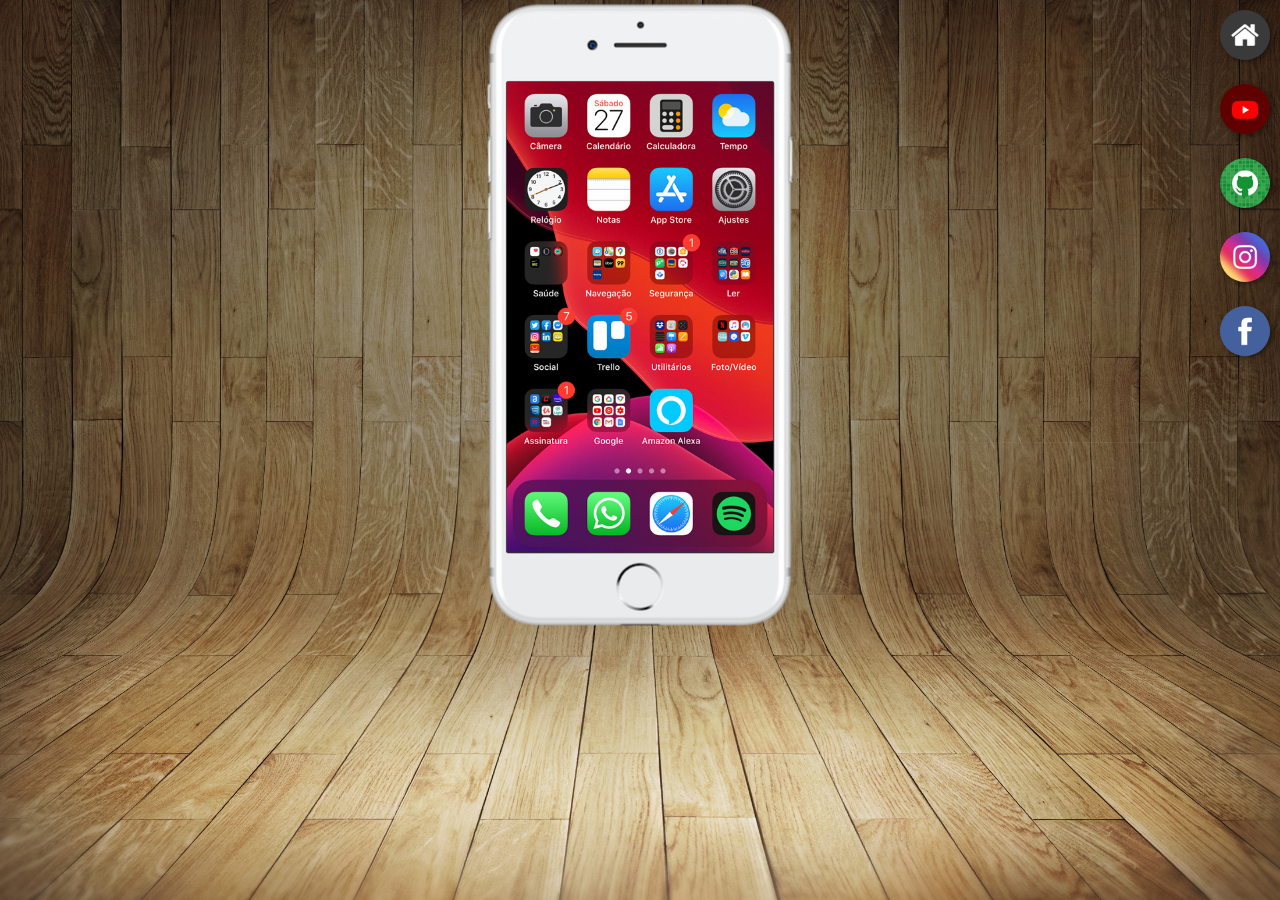
<file: index.html>
<!DOCTYPE html>
<html lang="pt-br">
<head>
    <meta charset="UTF-8">
    <meta name="viewport" content="width=device-width, initial-scale=1.0">
    <title>Projetos redes socias</title>
    <link rel="shortcut icon" href="favicon.ico" type="image/x-icon">
    <link rel="stylesheet" href="estilos/style.css">
    <link rel="stylesheet" href="media query.css">
</head>
<body>
    <main style="height: 630px;">
        <section id="telefone">
            <iframe src="home.html" name="tela" id="tela" frameborder="0">
                Seu navegador não é compativel com isso.
            </iframe>

        </section>
        <section id="redes-sociais">
            
          <a href="home.html" target="tela"><img src="imagens/logo-home.jpg" alt=""></a> 
          <br>

          <a href="youtube.html" target="tela"><img src="imagens/logo-youtube.jpg" alt=""></a> <br>

          <a href="github.html" target="tela"><img src="imagens/logo-github.jpg" alt=""></a> <br>

          <a href="instagram.html" target="tela"><img src="imagens/logo-instagram.jpg" alt=""></a> <br>
    
          <a href="facebook.html" target="tela"><img src="imagens/logo-facebook.jpg" alt=""></a> 
        </section>
    </main>
</body>
</html>
</file>
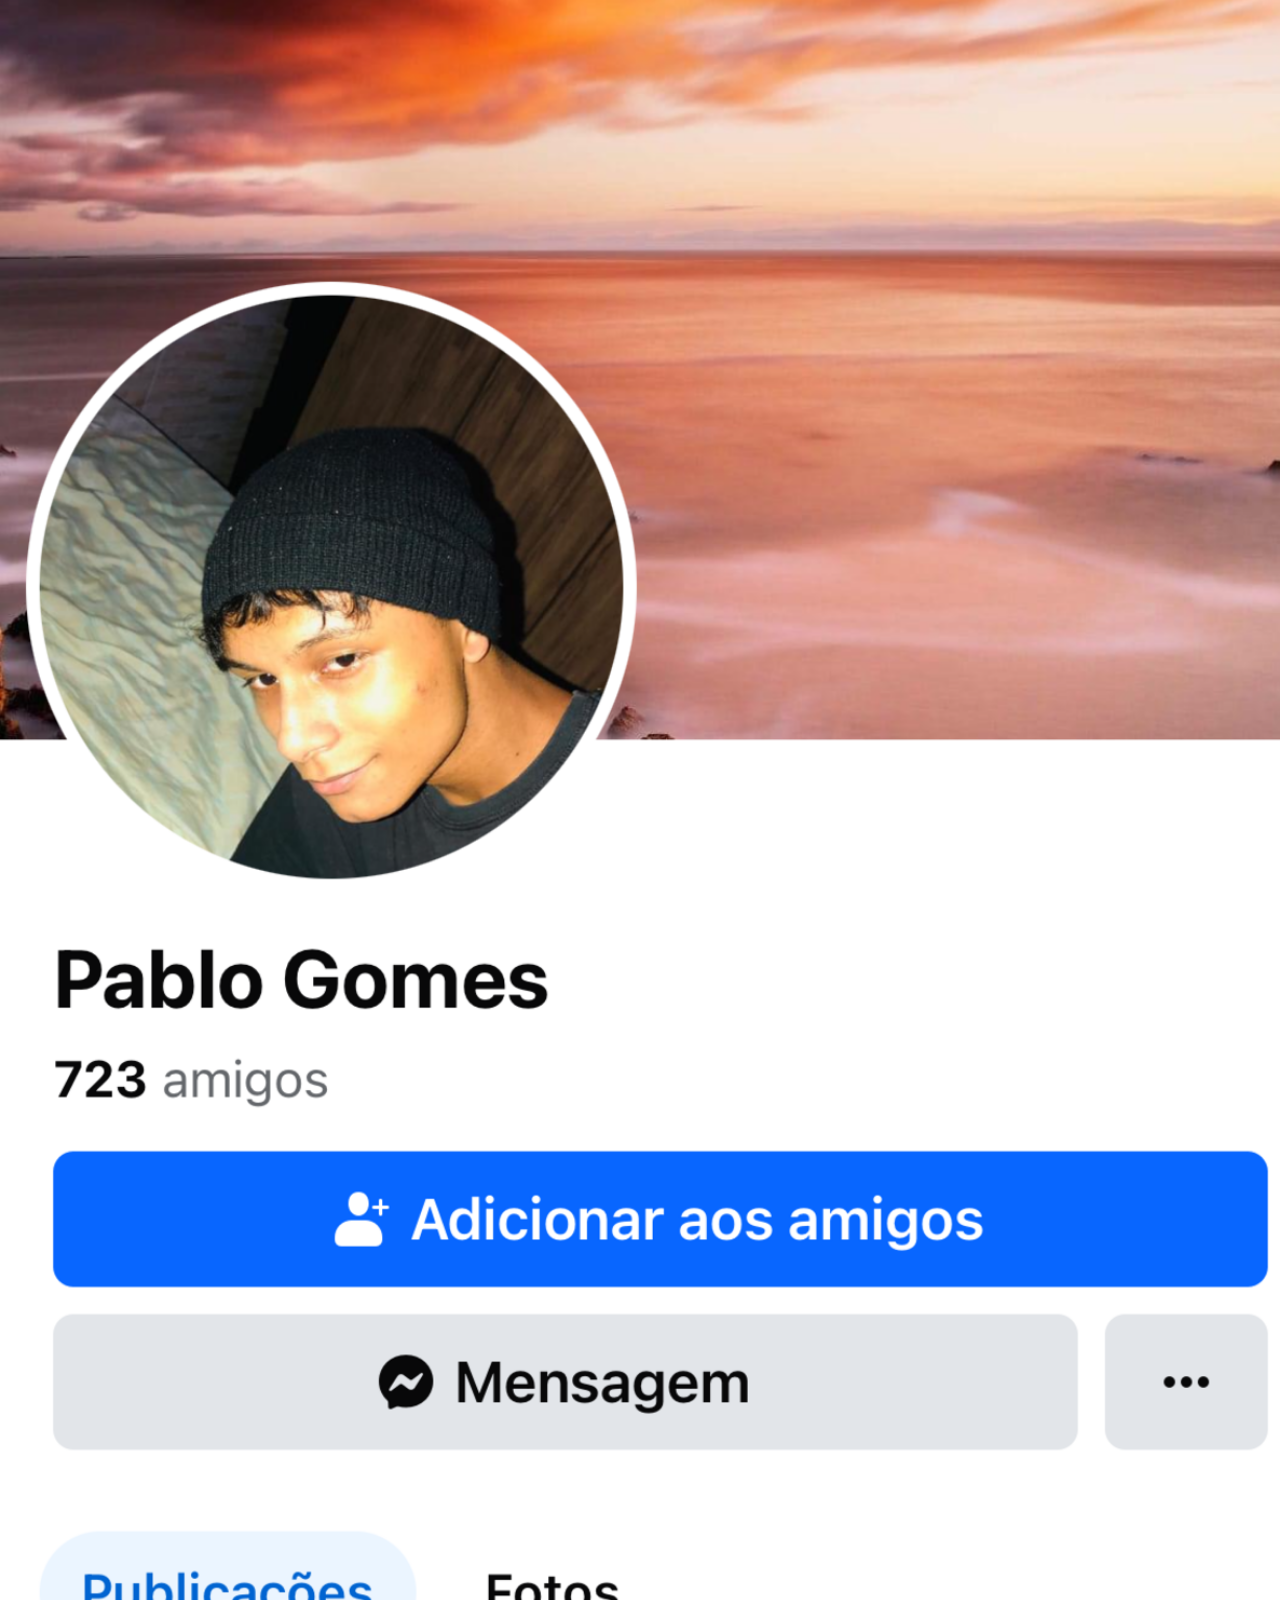
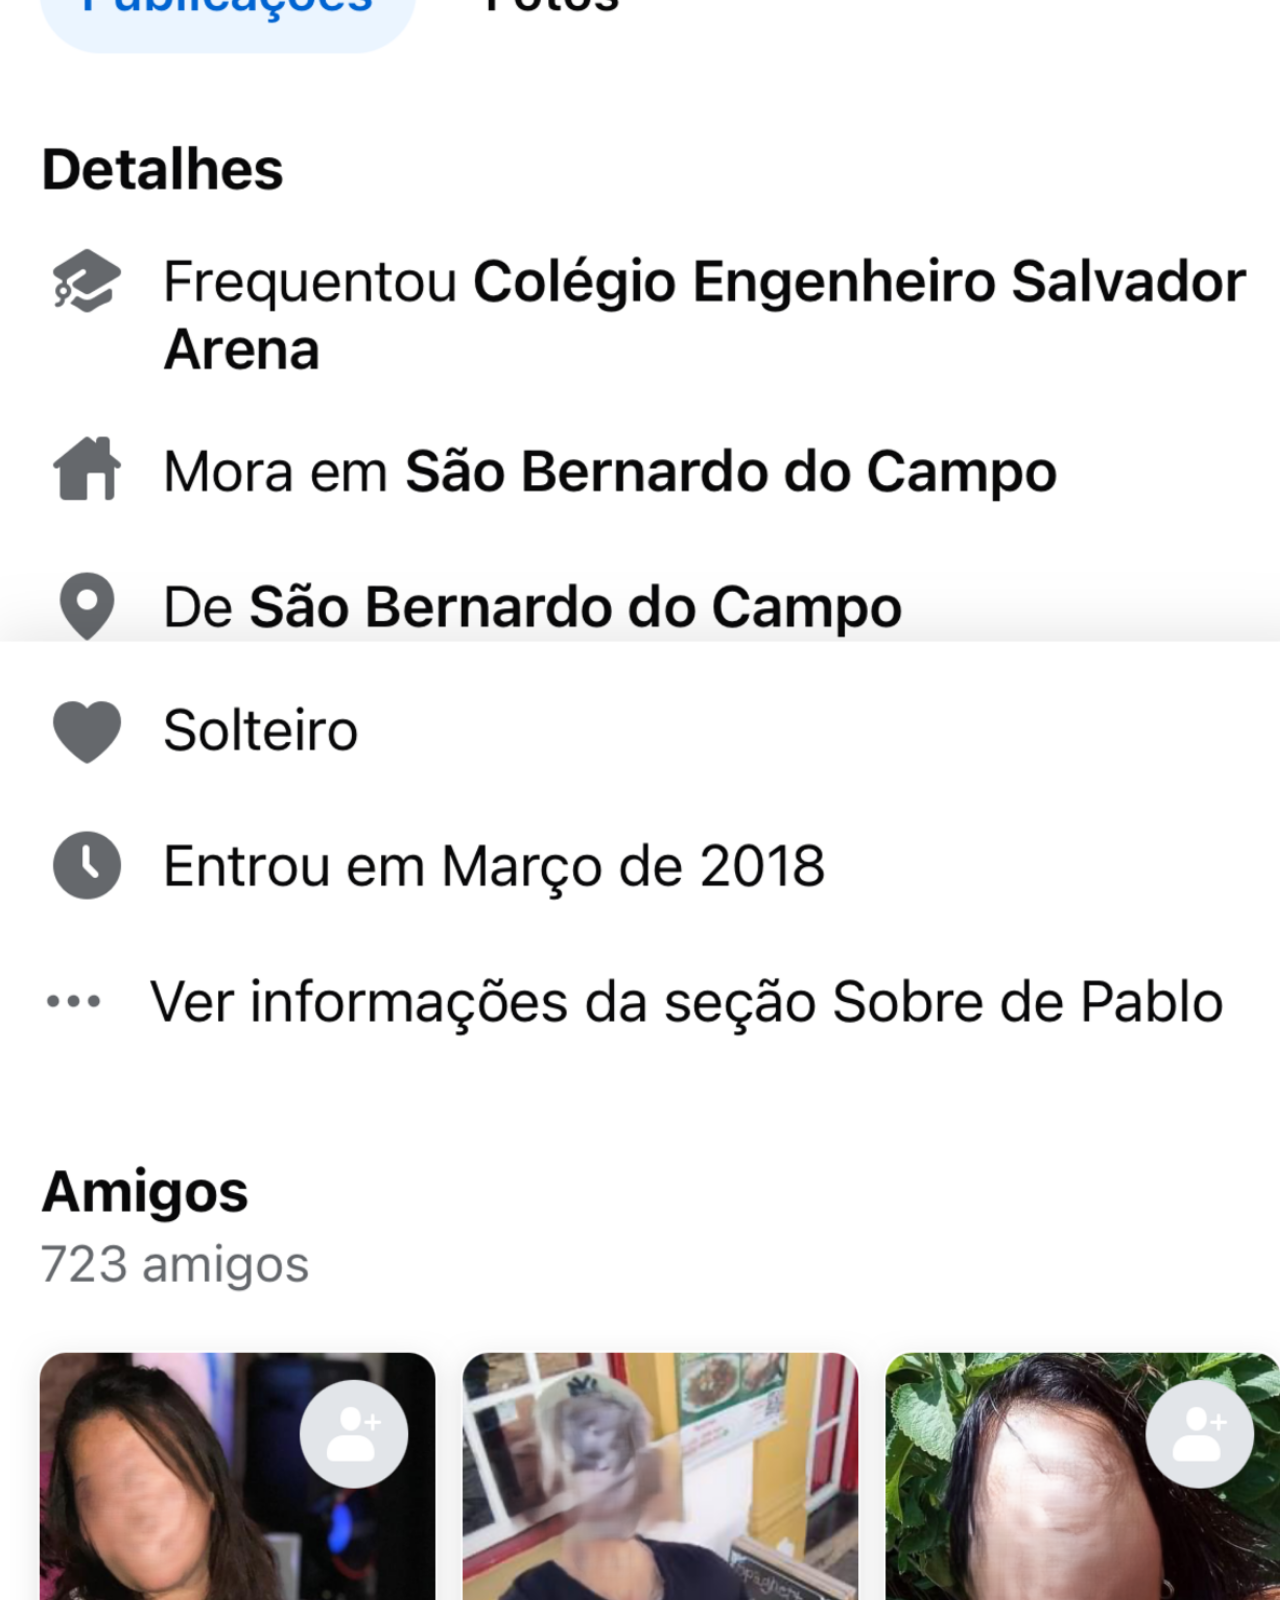
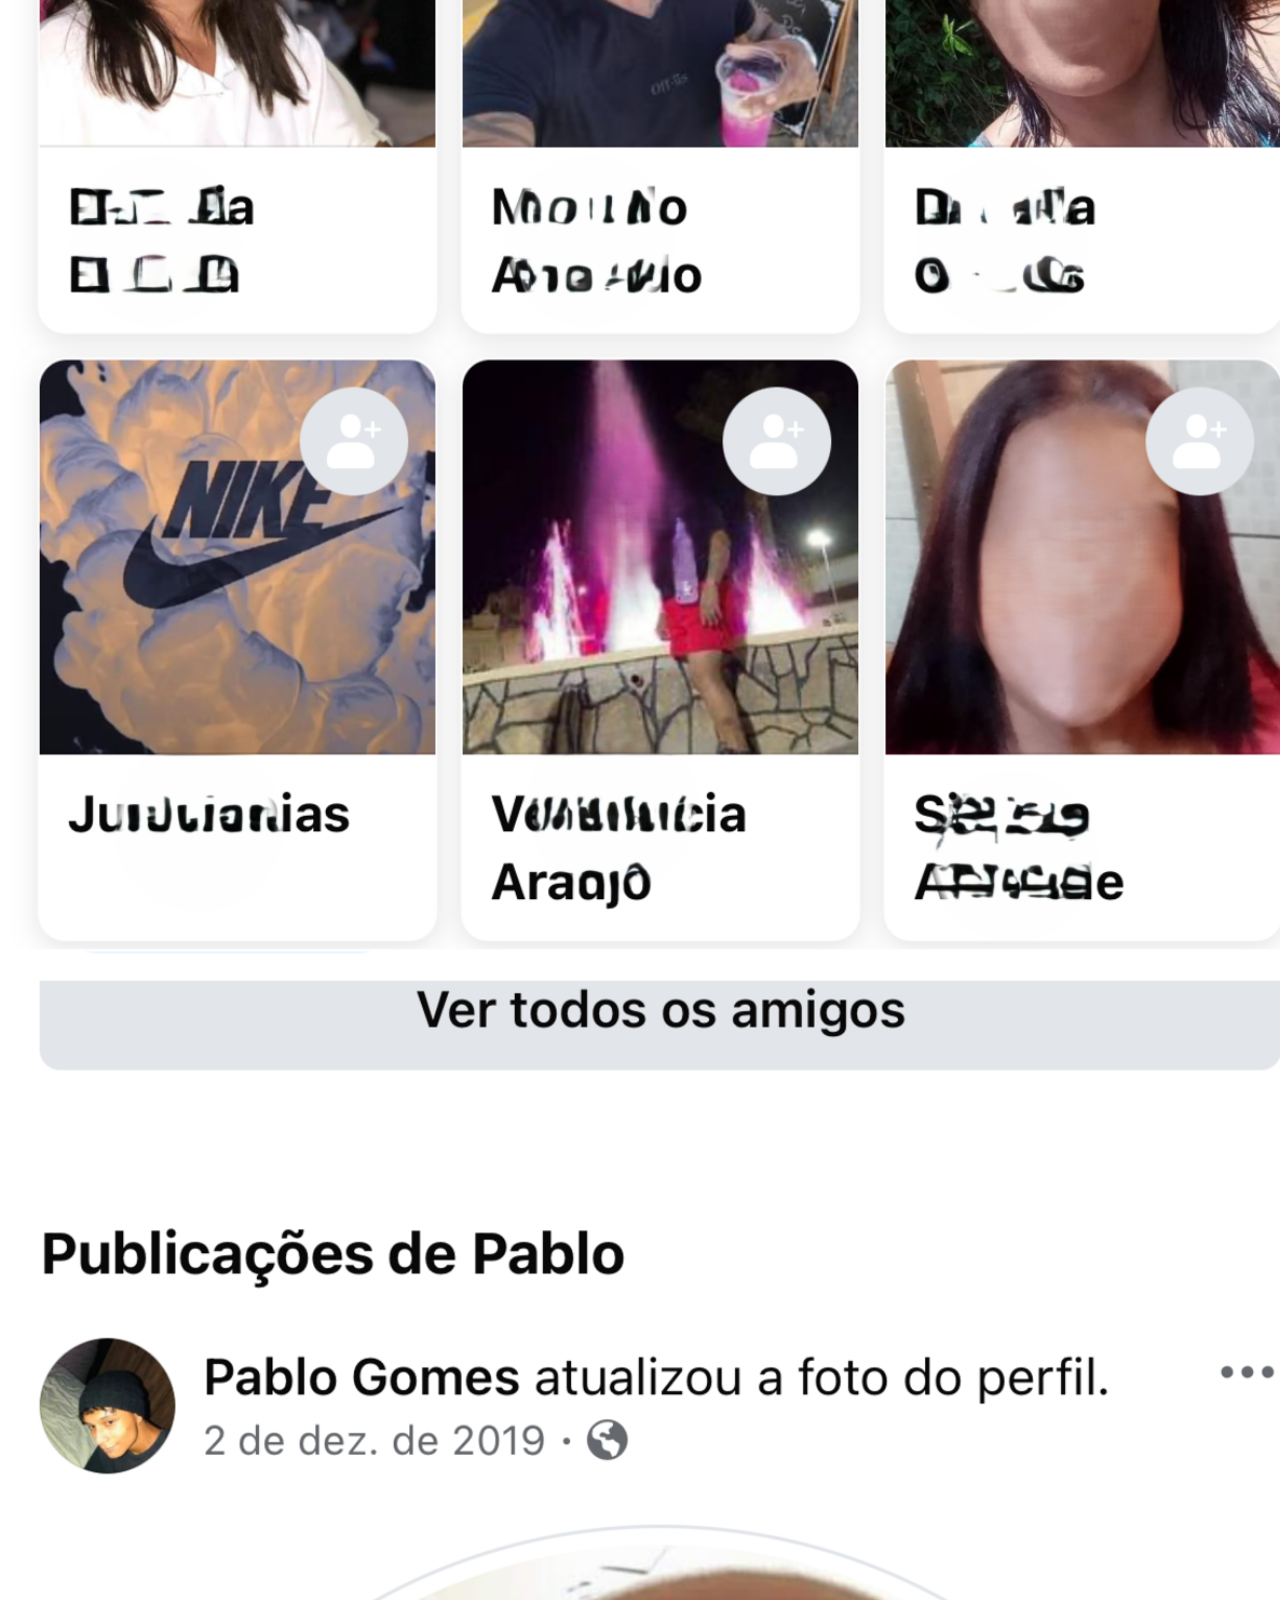
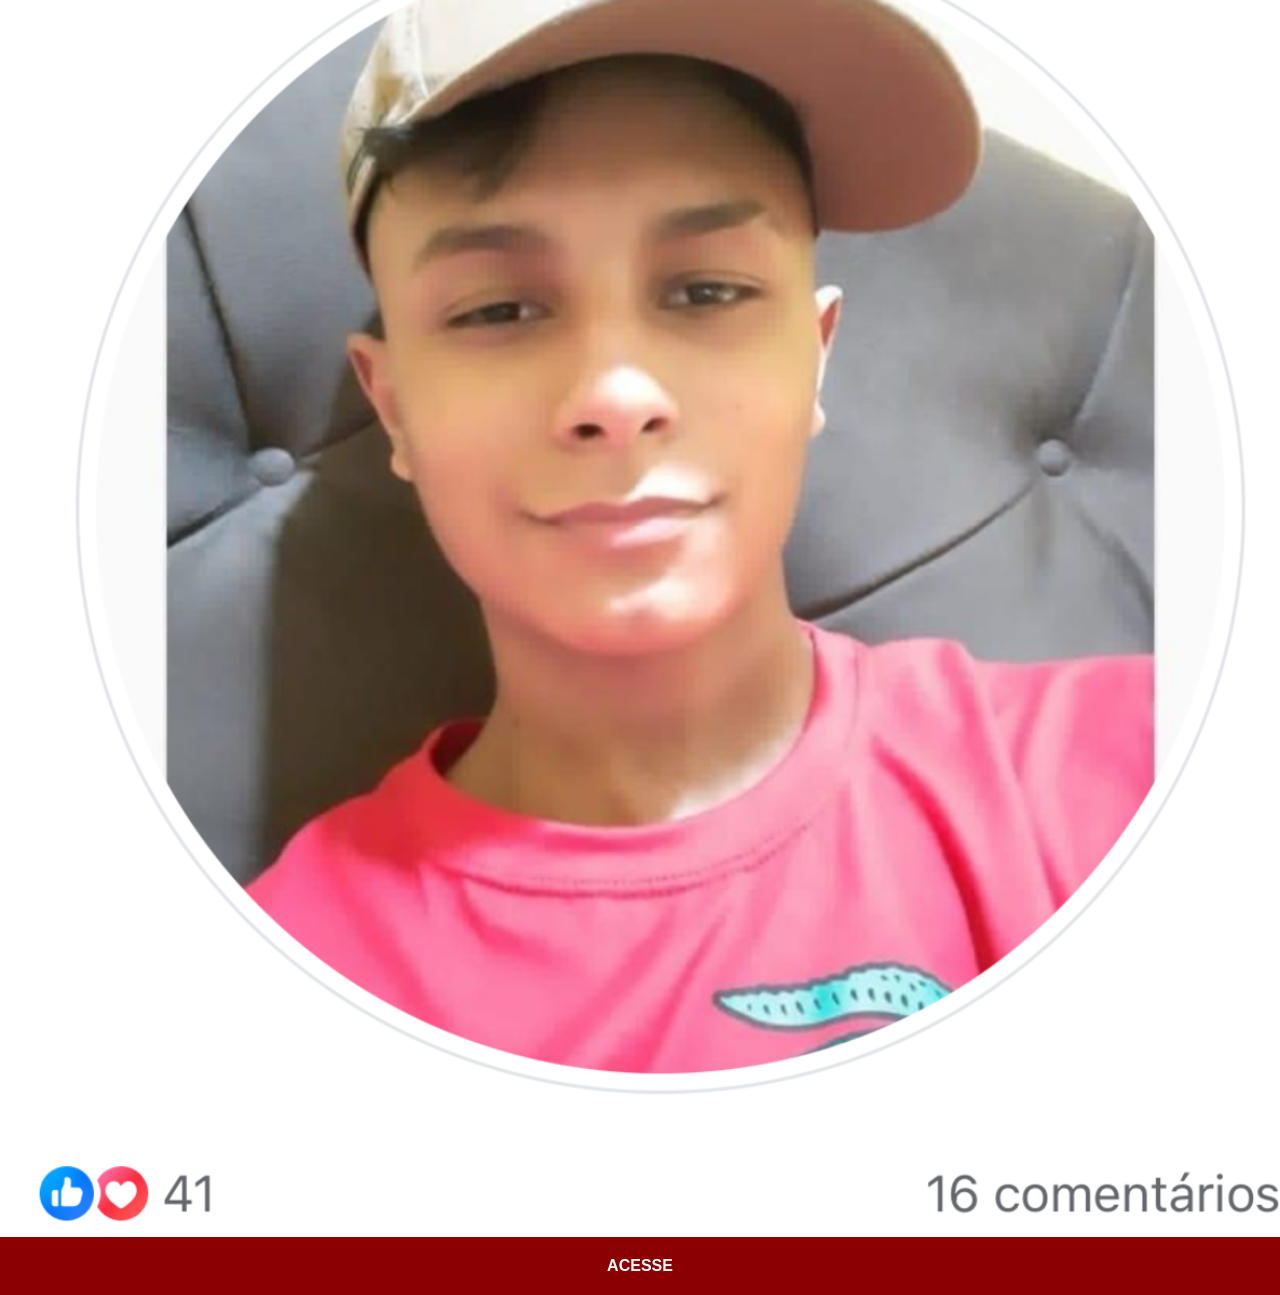
<file: facebook.html>
<!DOCTYPE html>
<html lang="pt-br">
<head>
    <meta charset="UTF-8">
    <meta name="viewport" content="width=device-width, initial-scale=1.0">
    <title>Facebook</title>
    <link rel="stylesheet" href="estilos/social.css">
</head>
<body>
    <img src="tela-pablo2.2.png" alt="facebook">
    <a href="https://www.facebook.com/profile.php?id=100024656091863" target="_blank">ACESSE</a>
</body>
</html>
</file>
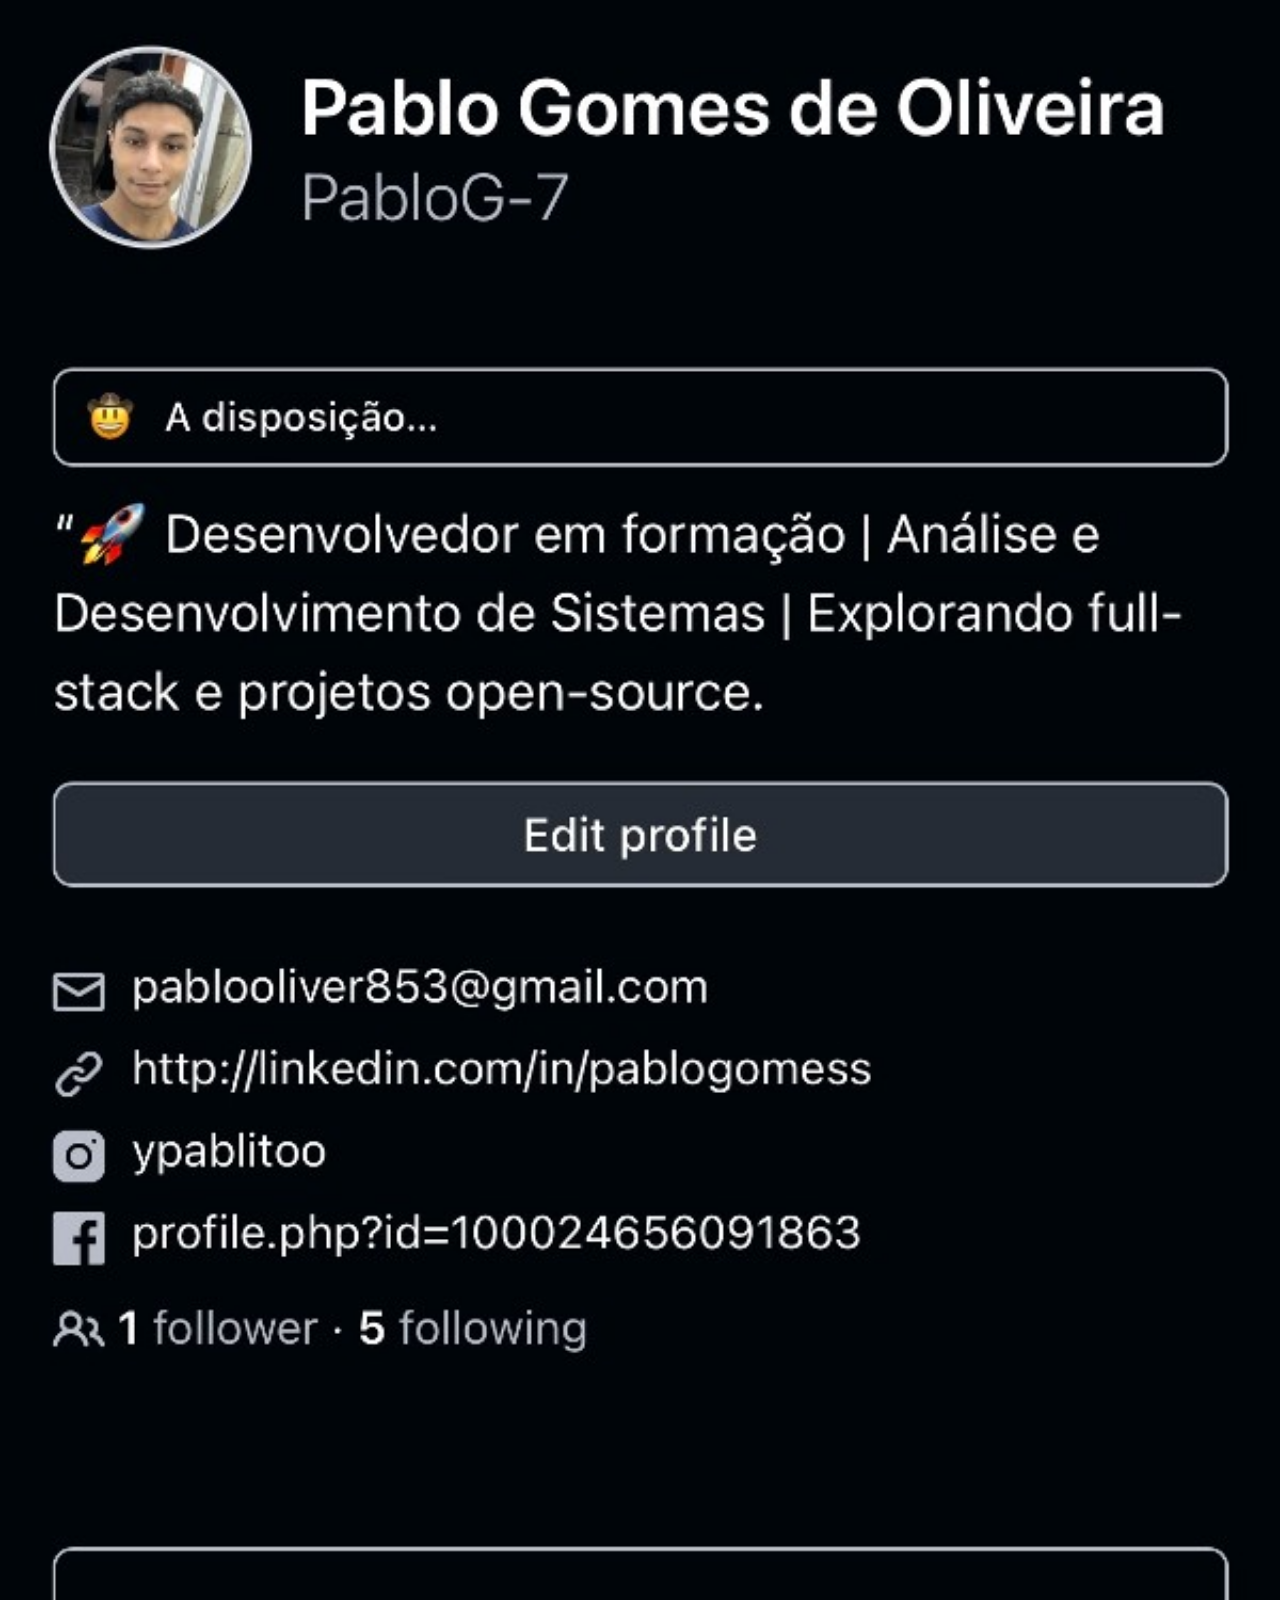
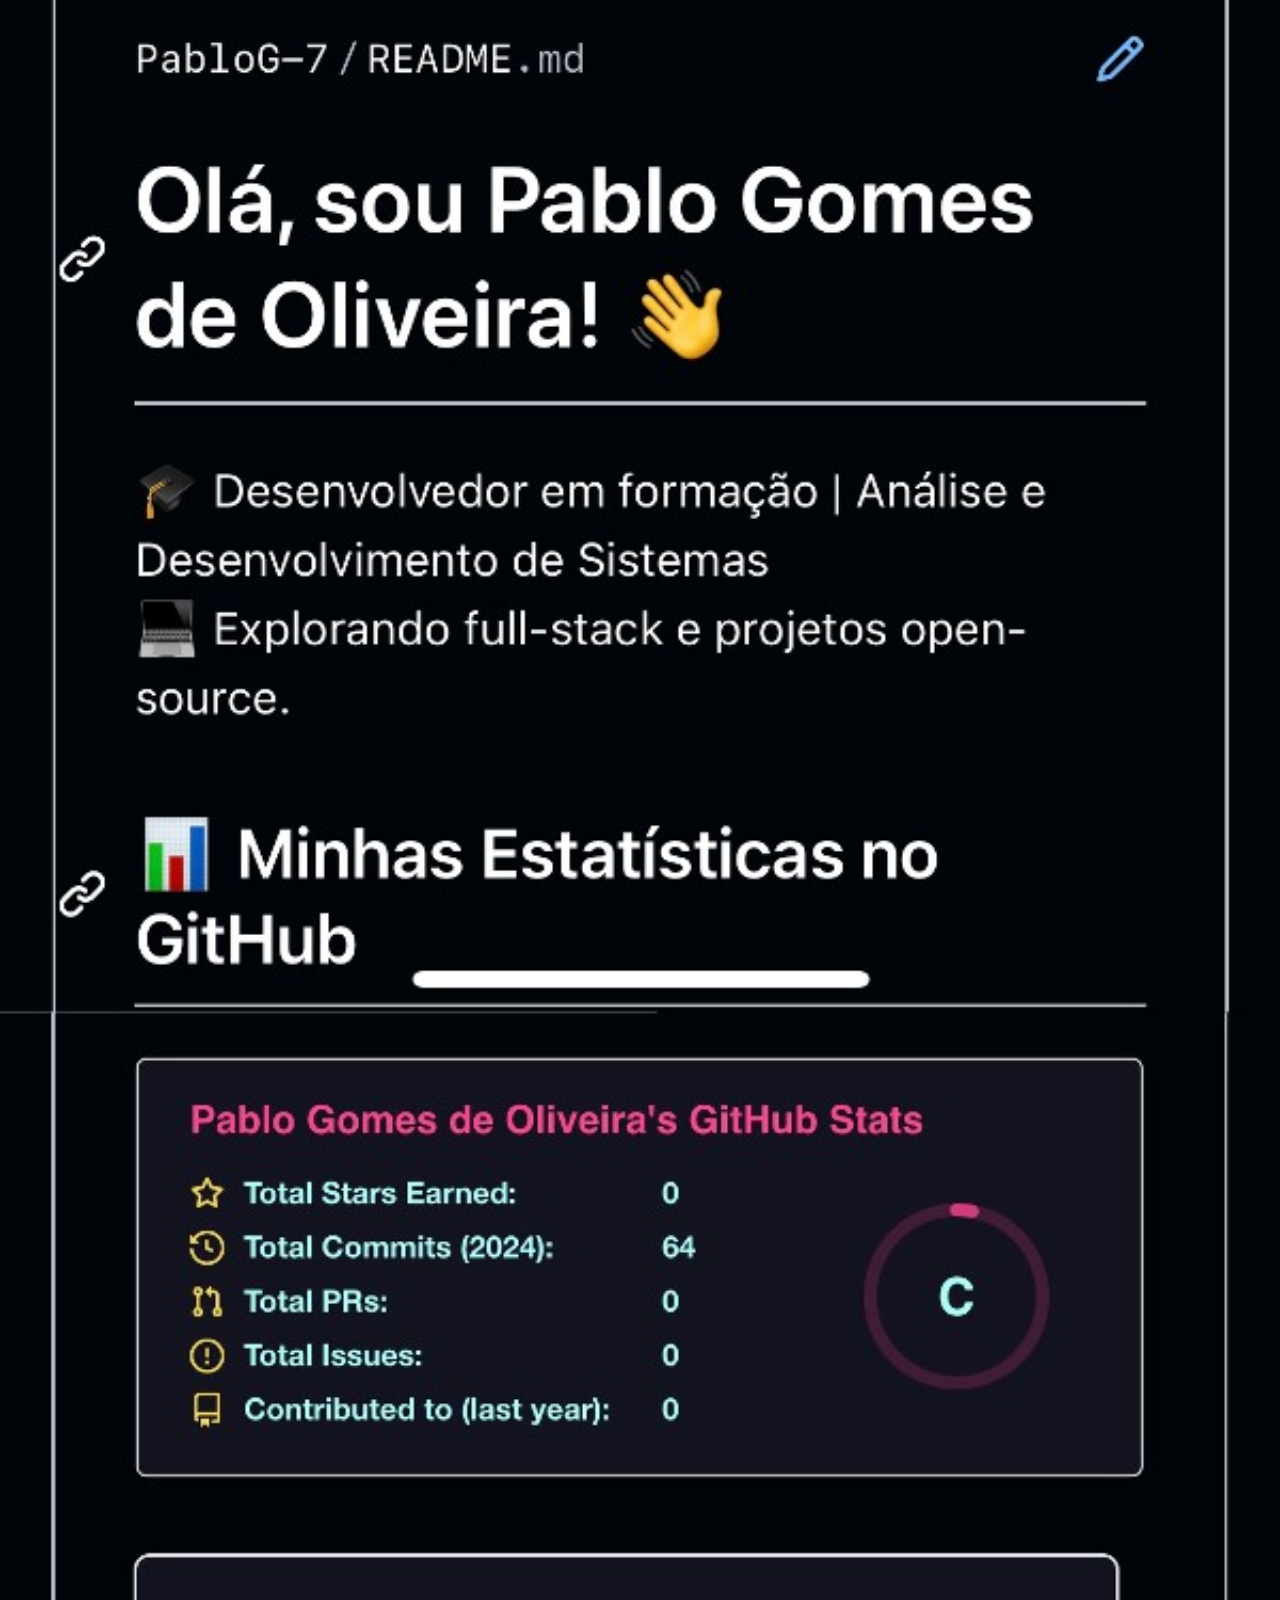
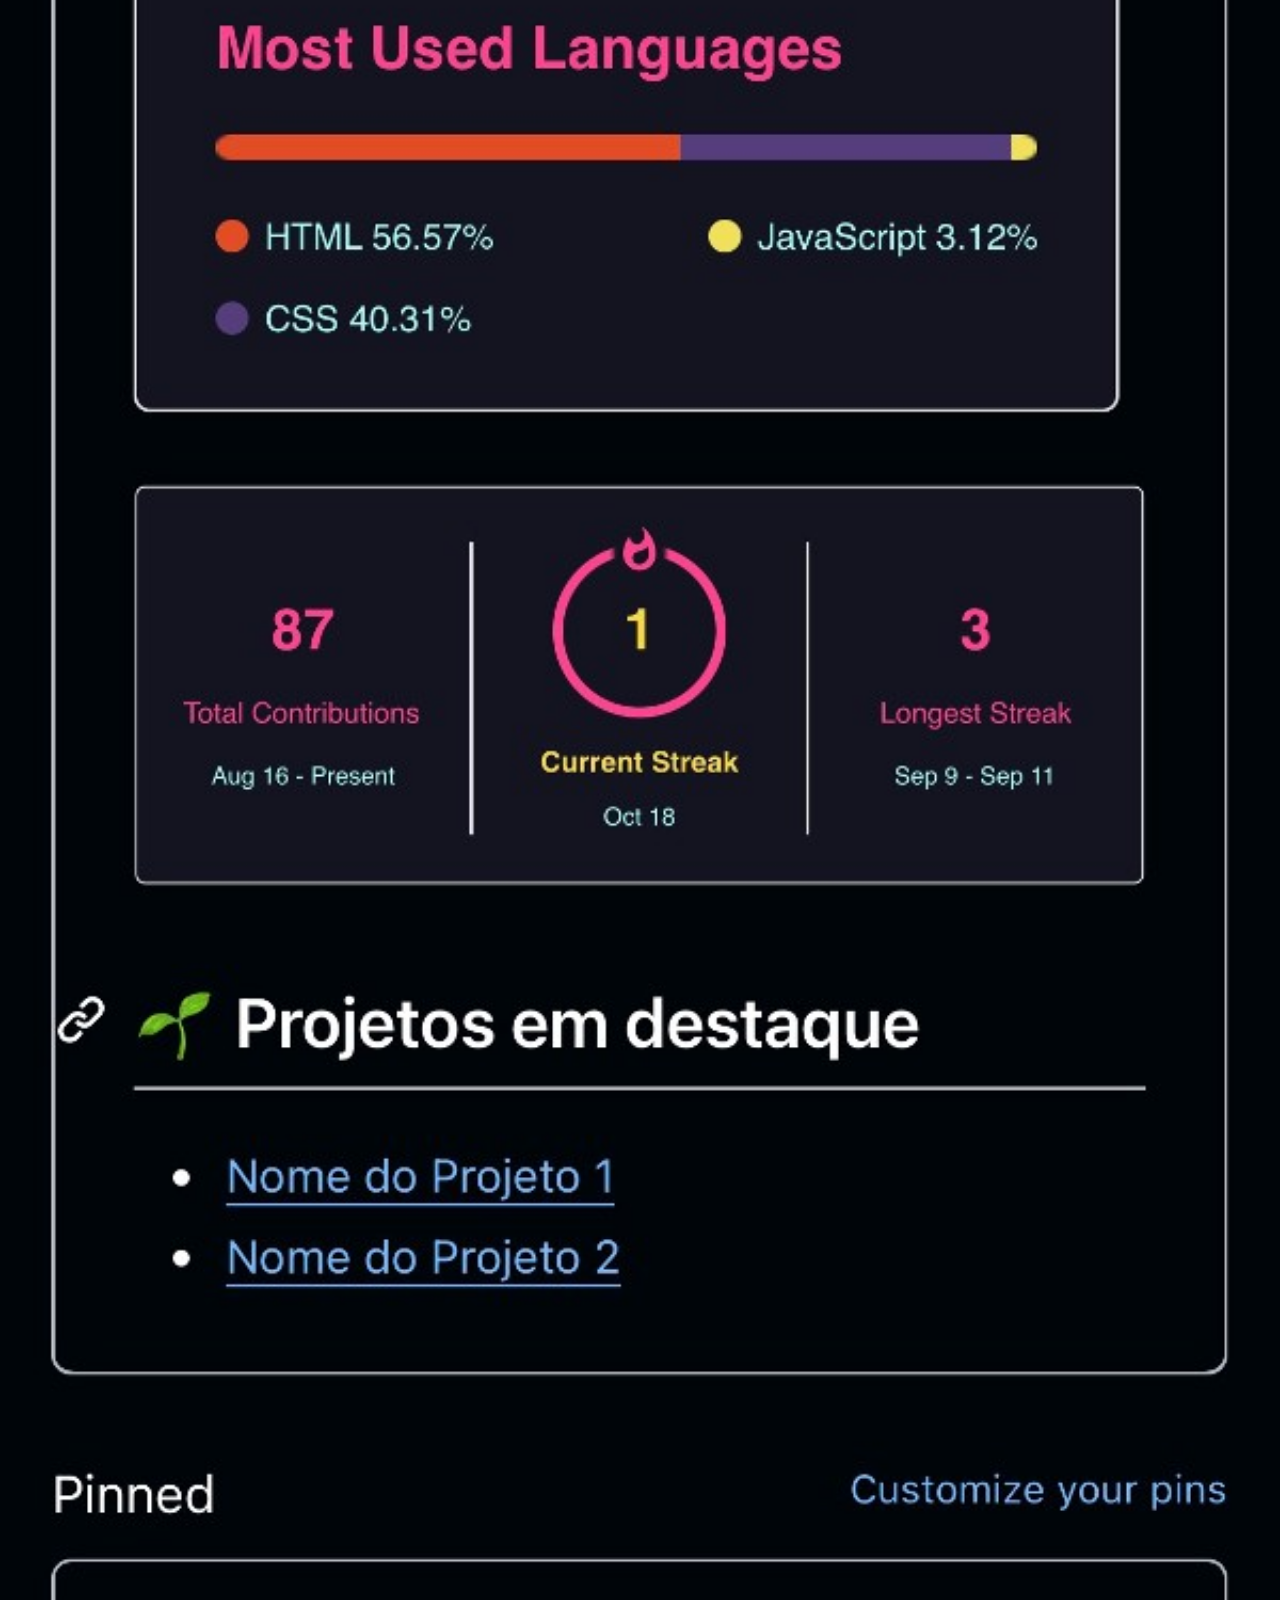
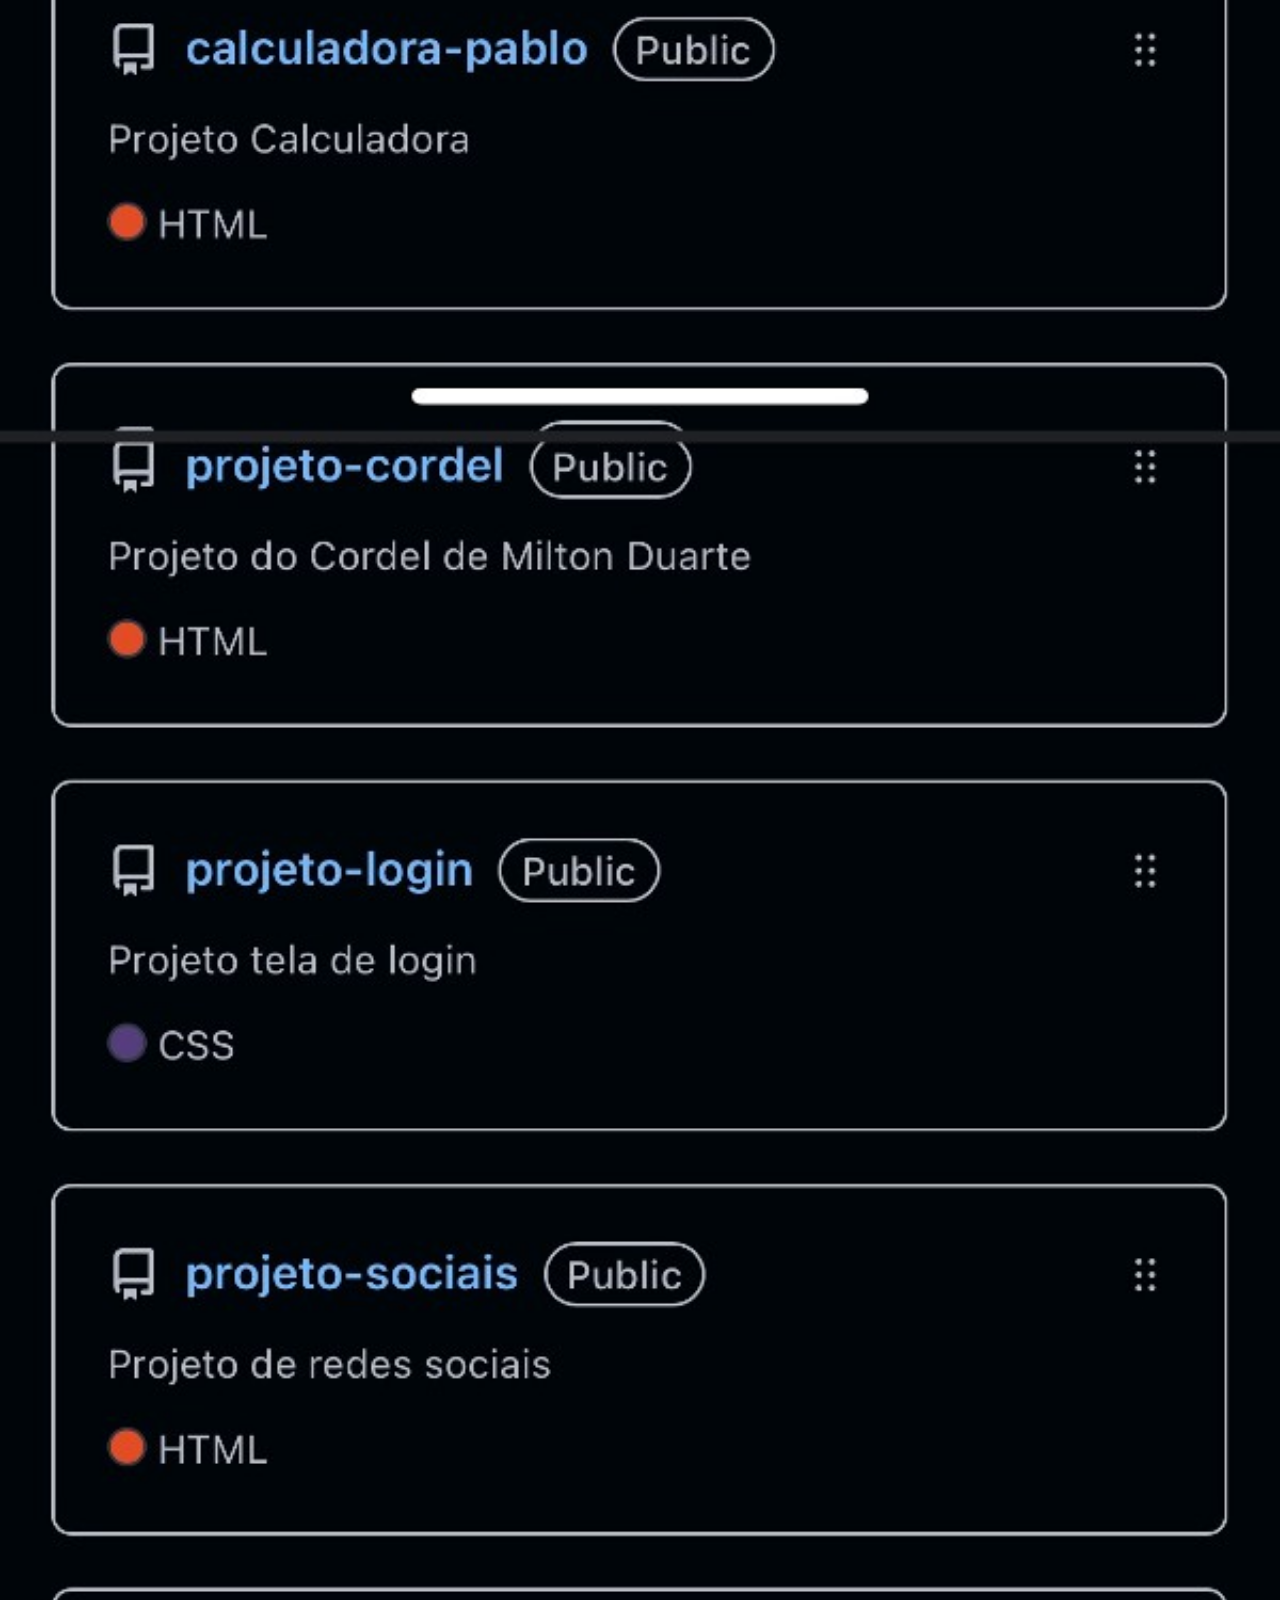
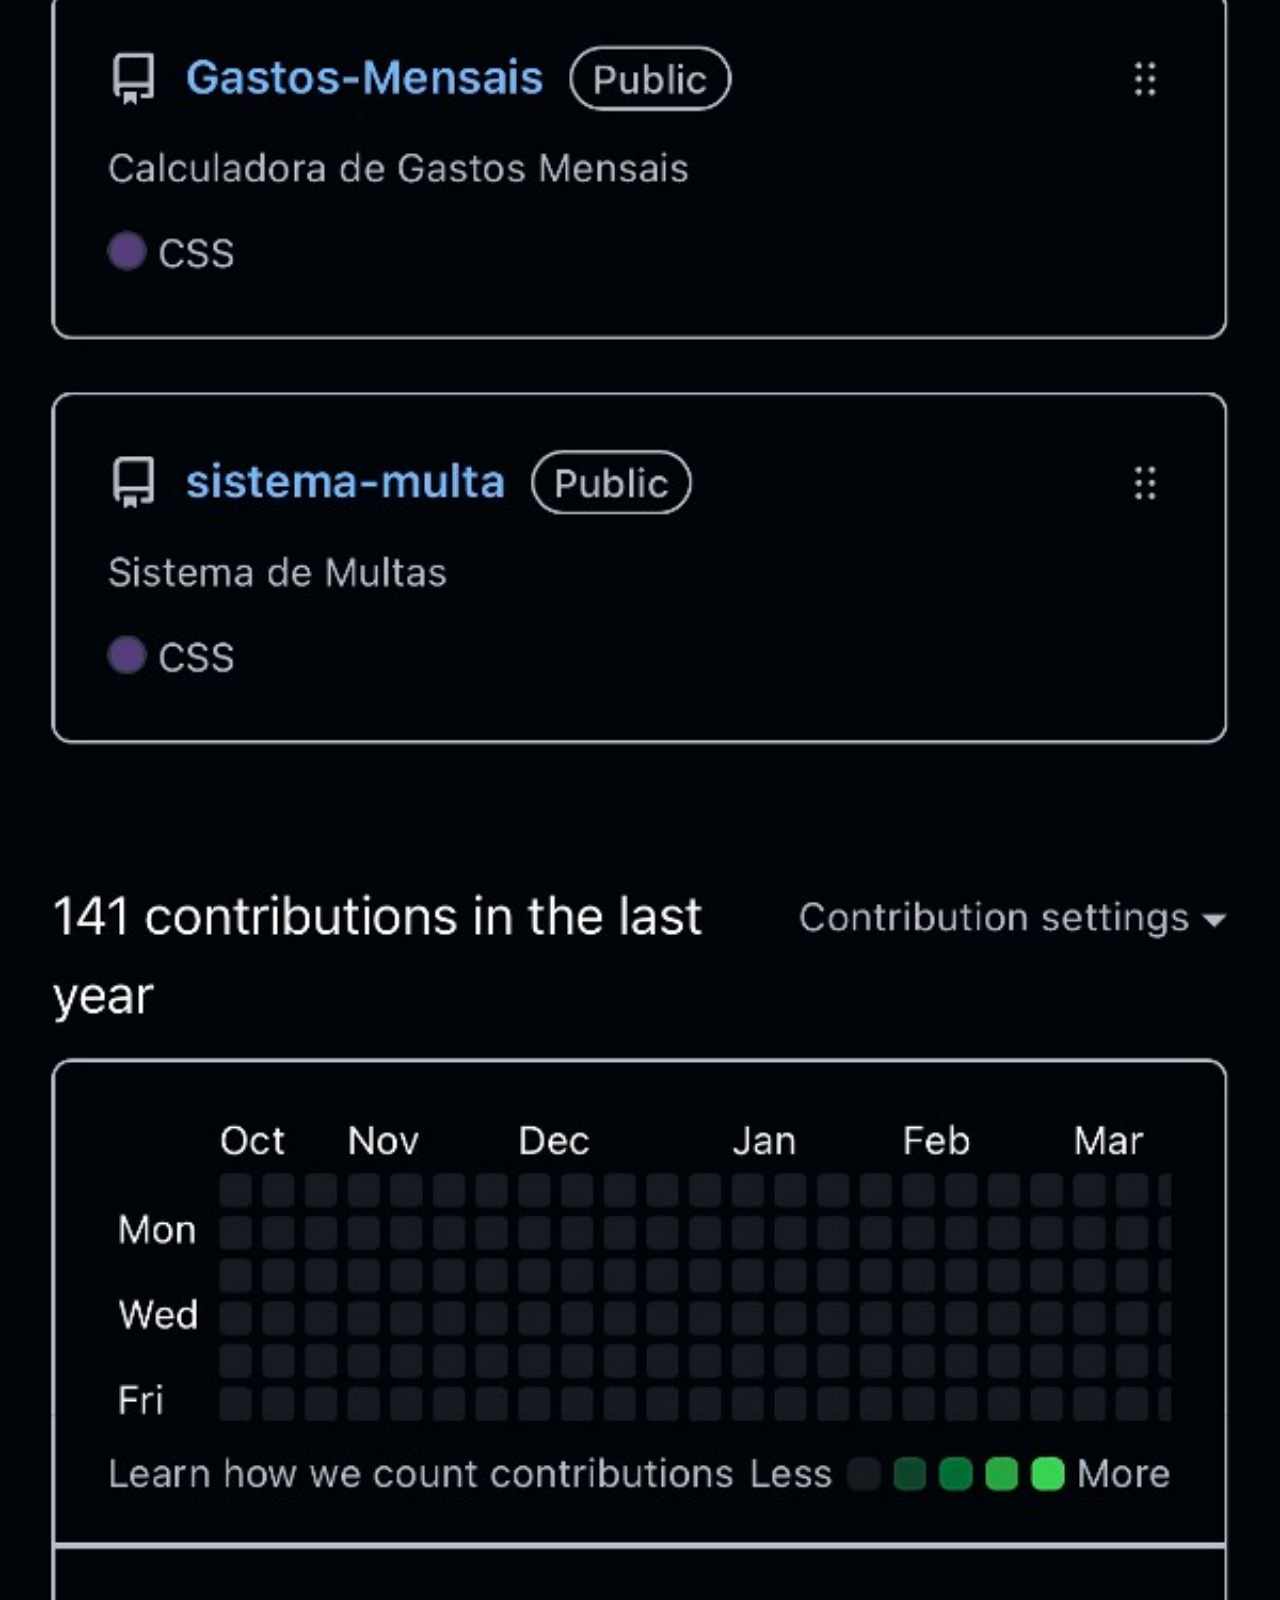
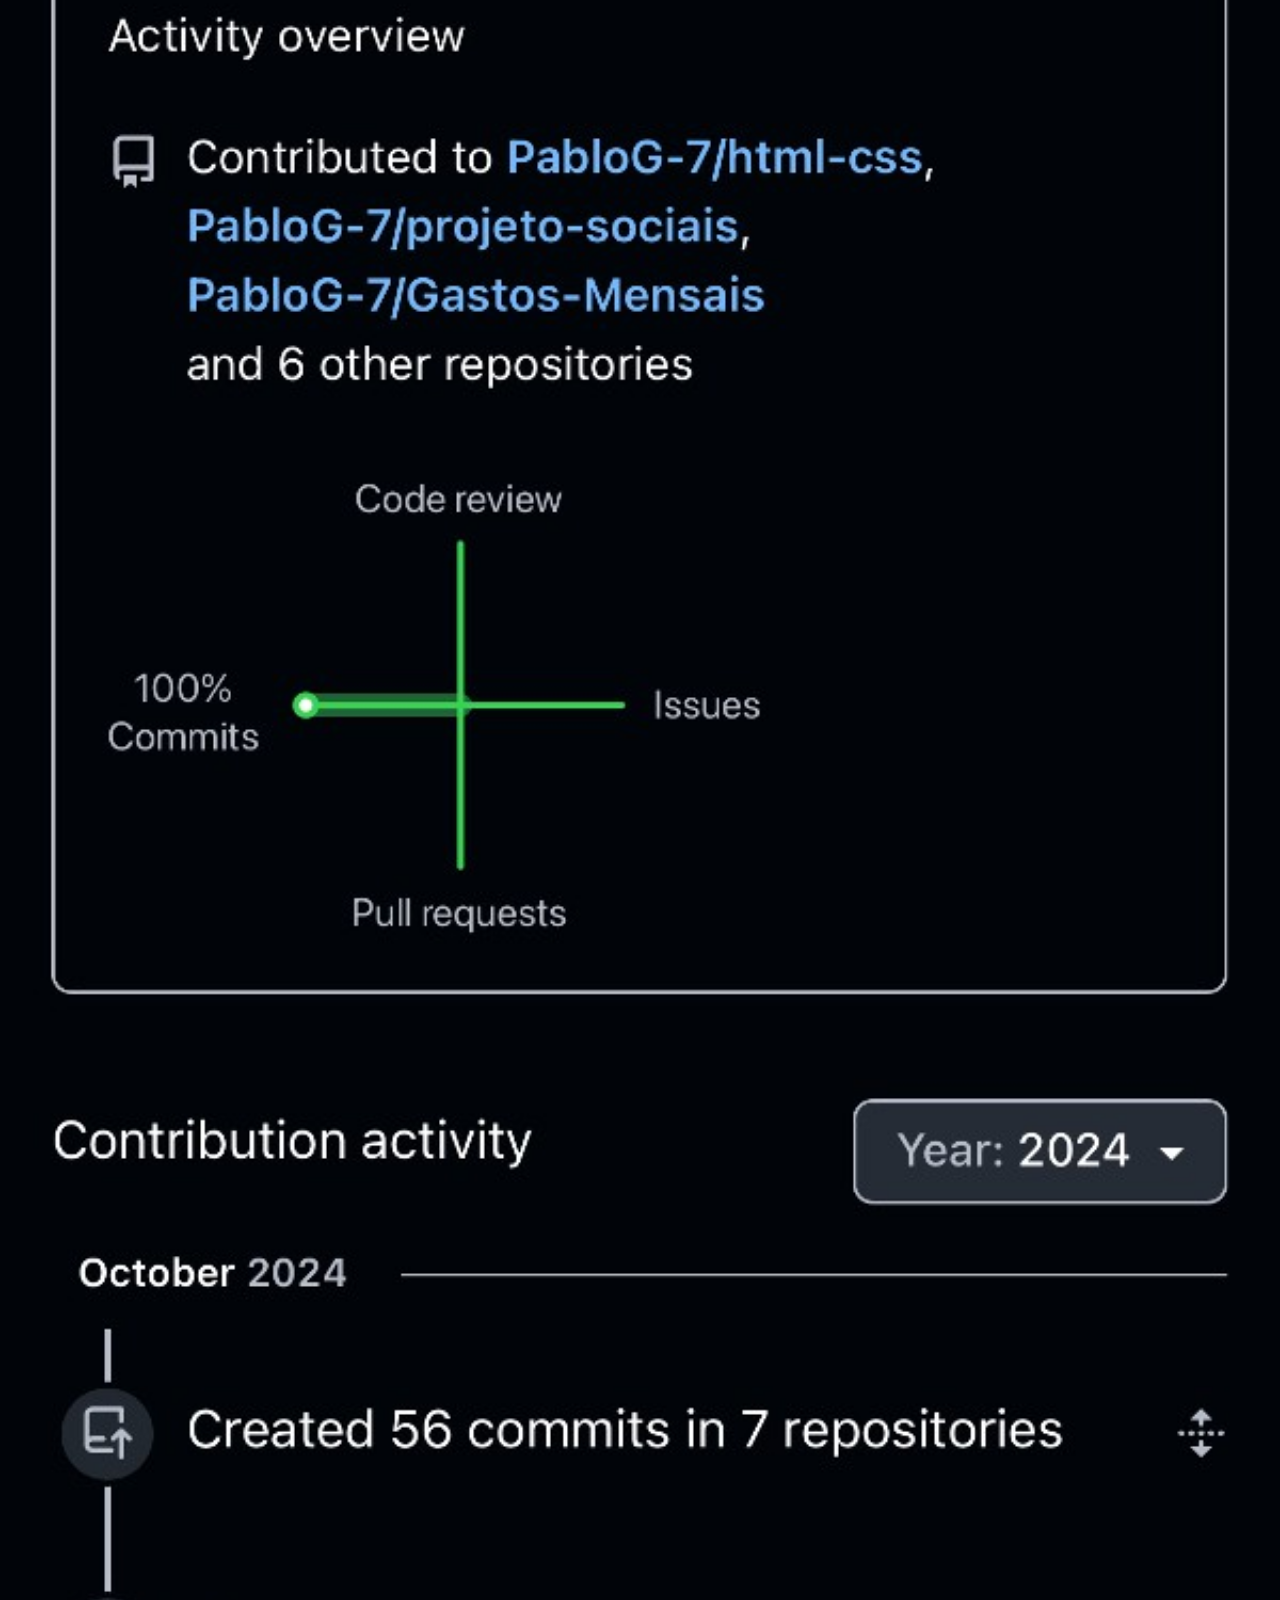
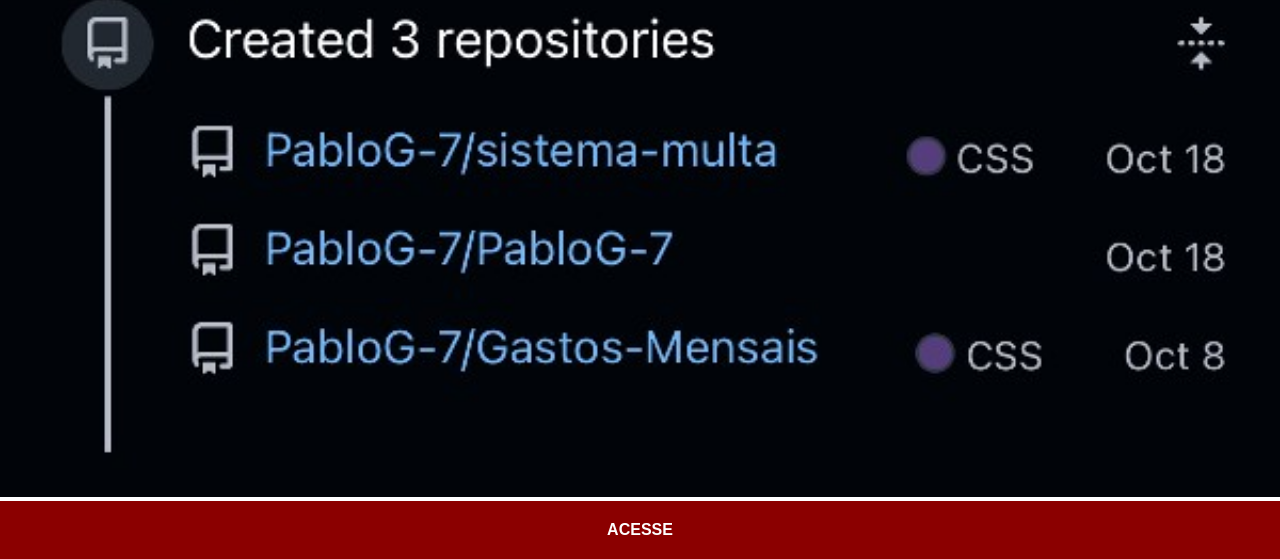
<file: github.html>
<!DOCTYPE html>
<html lang="en">
<head>
    <meta charset="UTF-8">
    <meta name="viewport" content="width=device-width, initial-scale=1.0">
    <title>Github</title>
    <link rel="stylesheet" href="estilos/social.css">
</head>
<body>
    <img src="imagens/git-1 img(1).jpg" alt="github">
    <a href="https://github.com/PabloG-7" target="_blank">ACESSE</a>
</body>
</html>
</file>
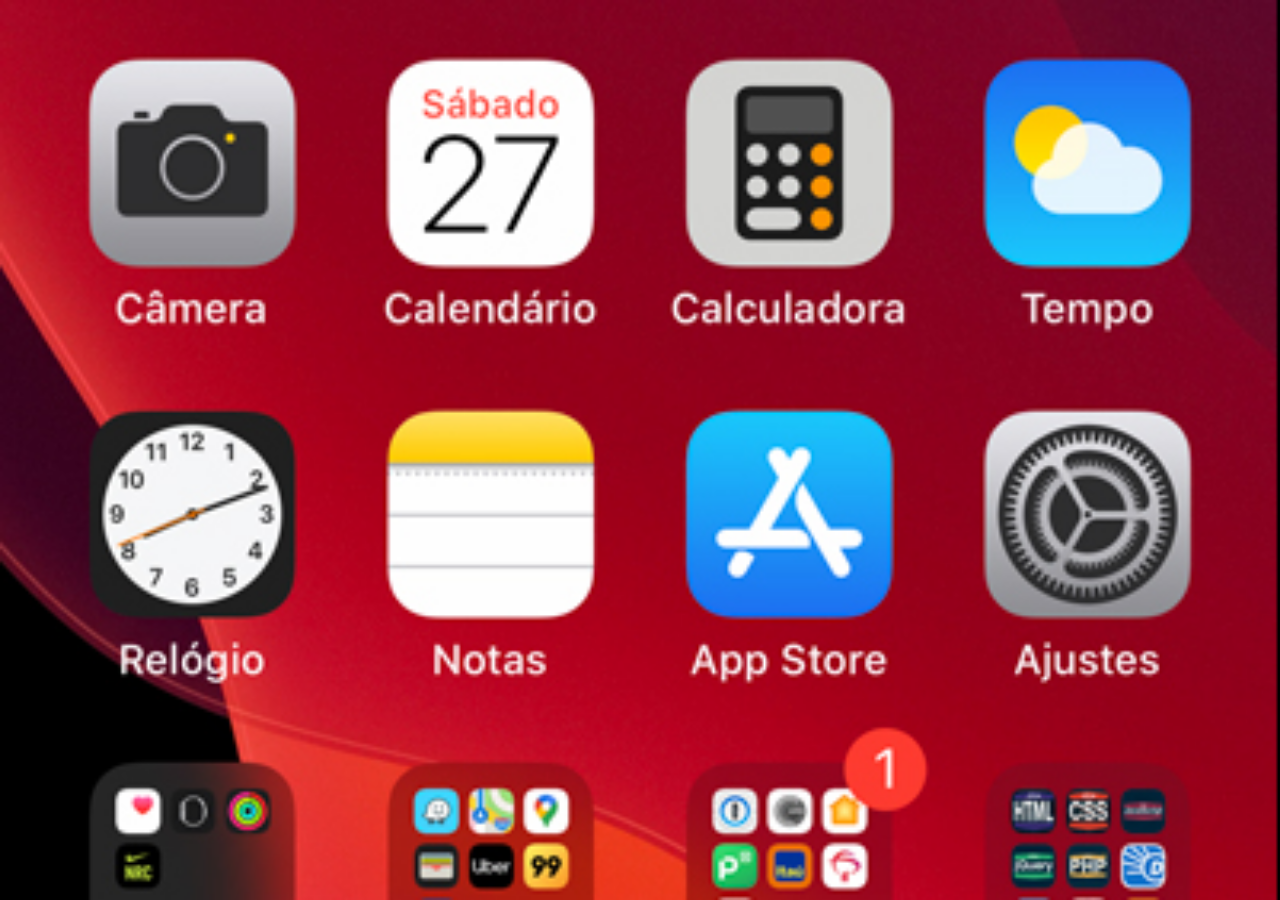
<file: home.html>
<!DOCTYPE html>
<html lang="pt-br">
<head>
    <meta charset="UTF-8">
    <meta name="viewport" content="width=device-width, initial-scale=1.0">
    <title>Home</title>
</head>
<style>
    * {
        margin: 0px;
        padding: 0px;
    }
    body {
        width: 100vw;
        height: 100vh;
        background: rgb(0, 0, 0) url(imagens/tela-github.png) no-repeat top center;
        background-size: cover; 
    }
</style>
<body>
    
</body>
</html>
</file>
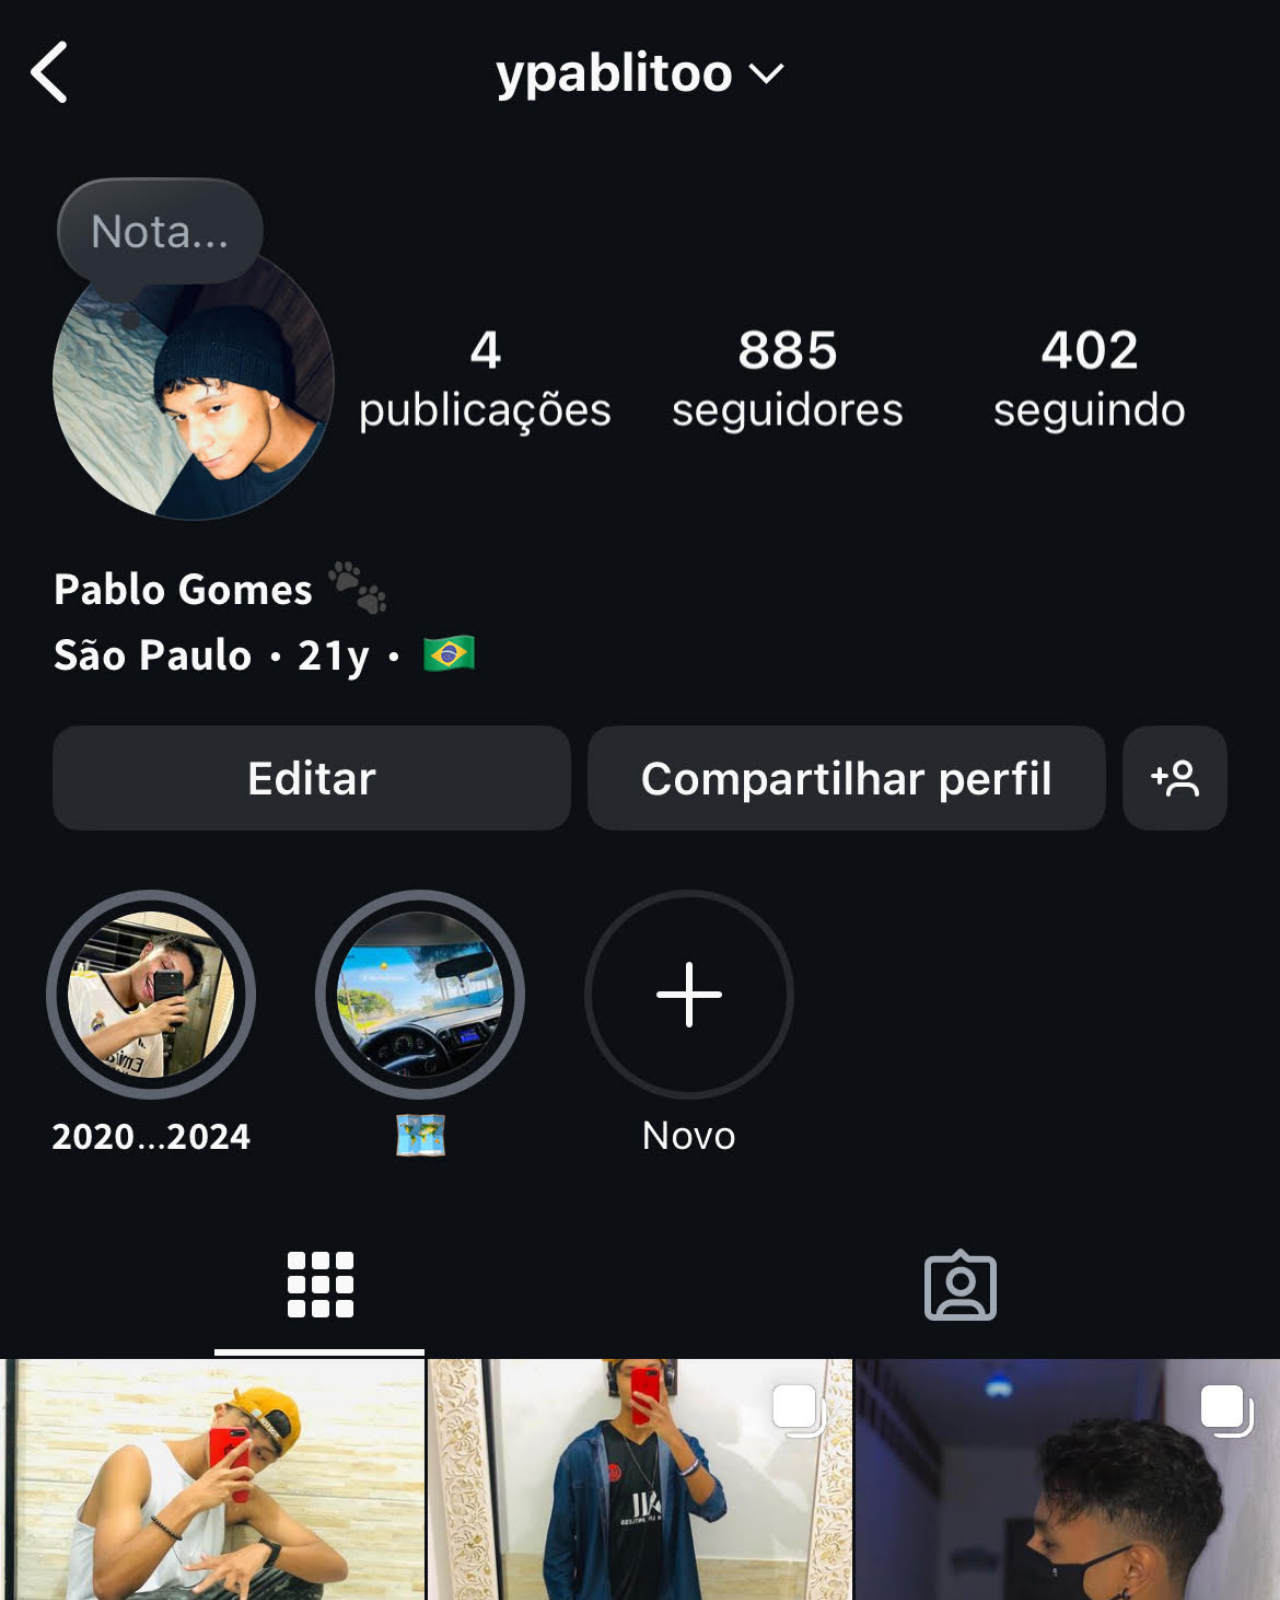
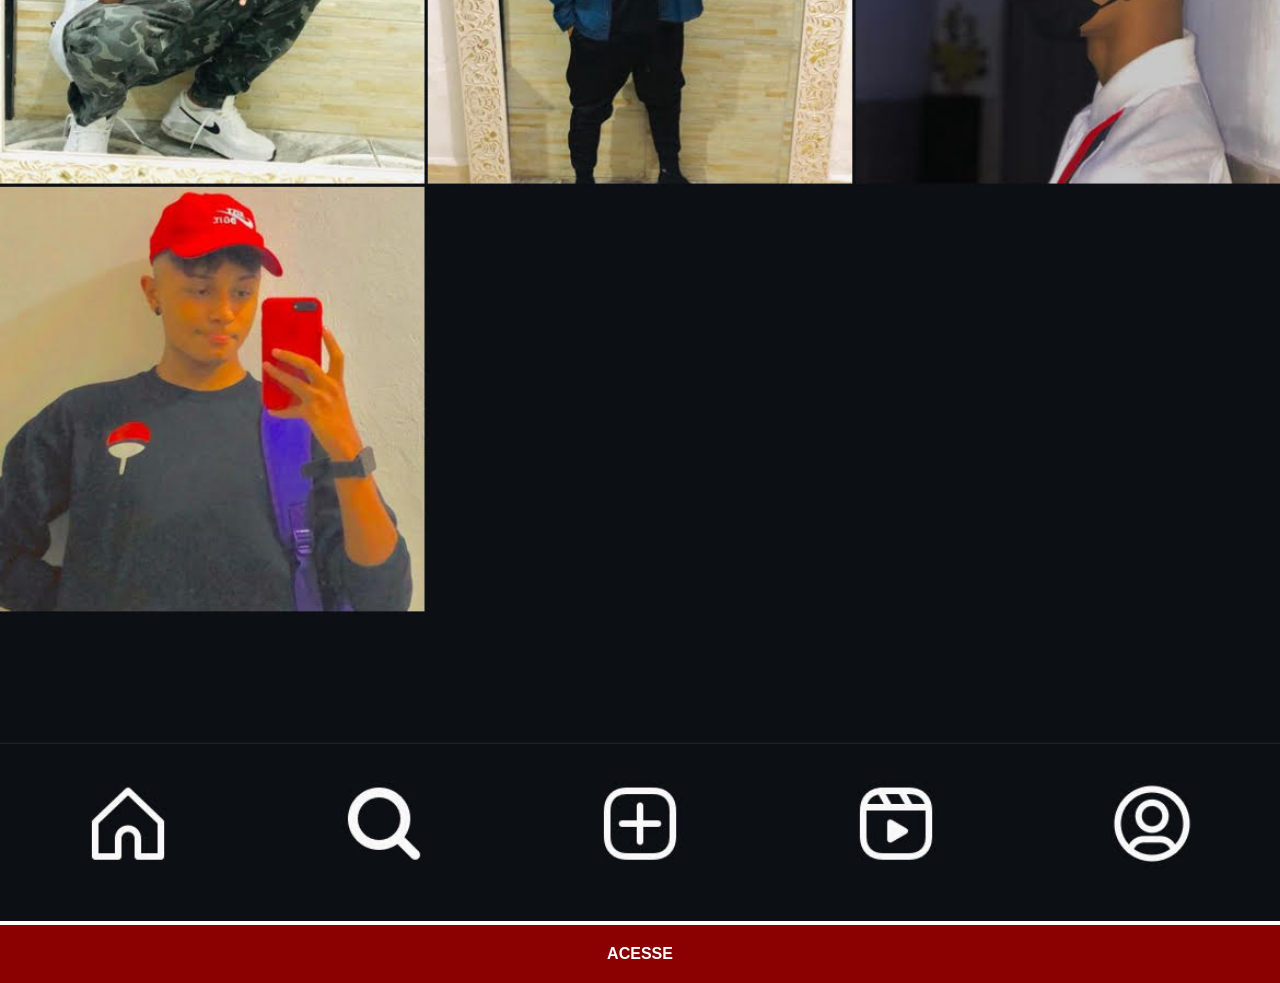
<file: instagram.html>
<!DOCTYPE html>
<html lang="pt-br">
<head>
    <meta charset="UTF-8">
    <meta name="viewport" content="width=device-width, initial-scale=1.0">
    <title>Instagram</title>
    <link rel="stylesheet" href="estilos/social.css">
</head>
<body>
    <img src="imagens/insta-tela-pablo.jpg" alt="instagram">
    <a href="https://www.instagram.com/ypablitoo/" target="_blank">ACESSE</a>
</body>
</html>
</file>
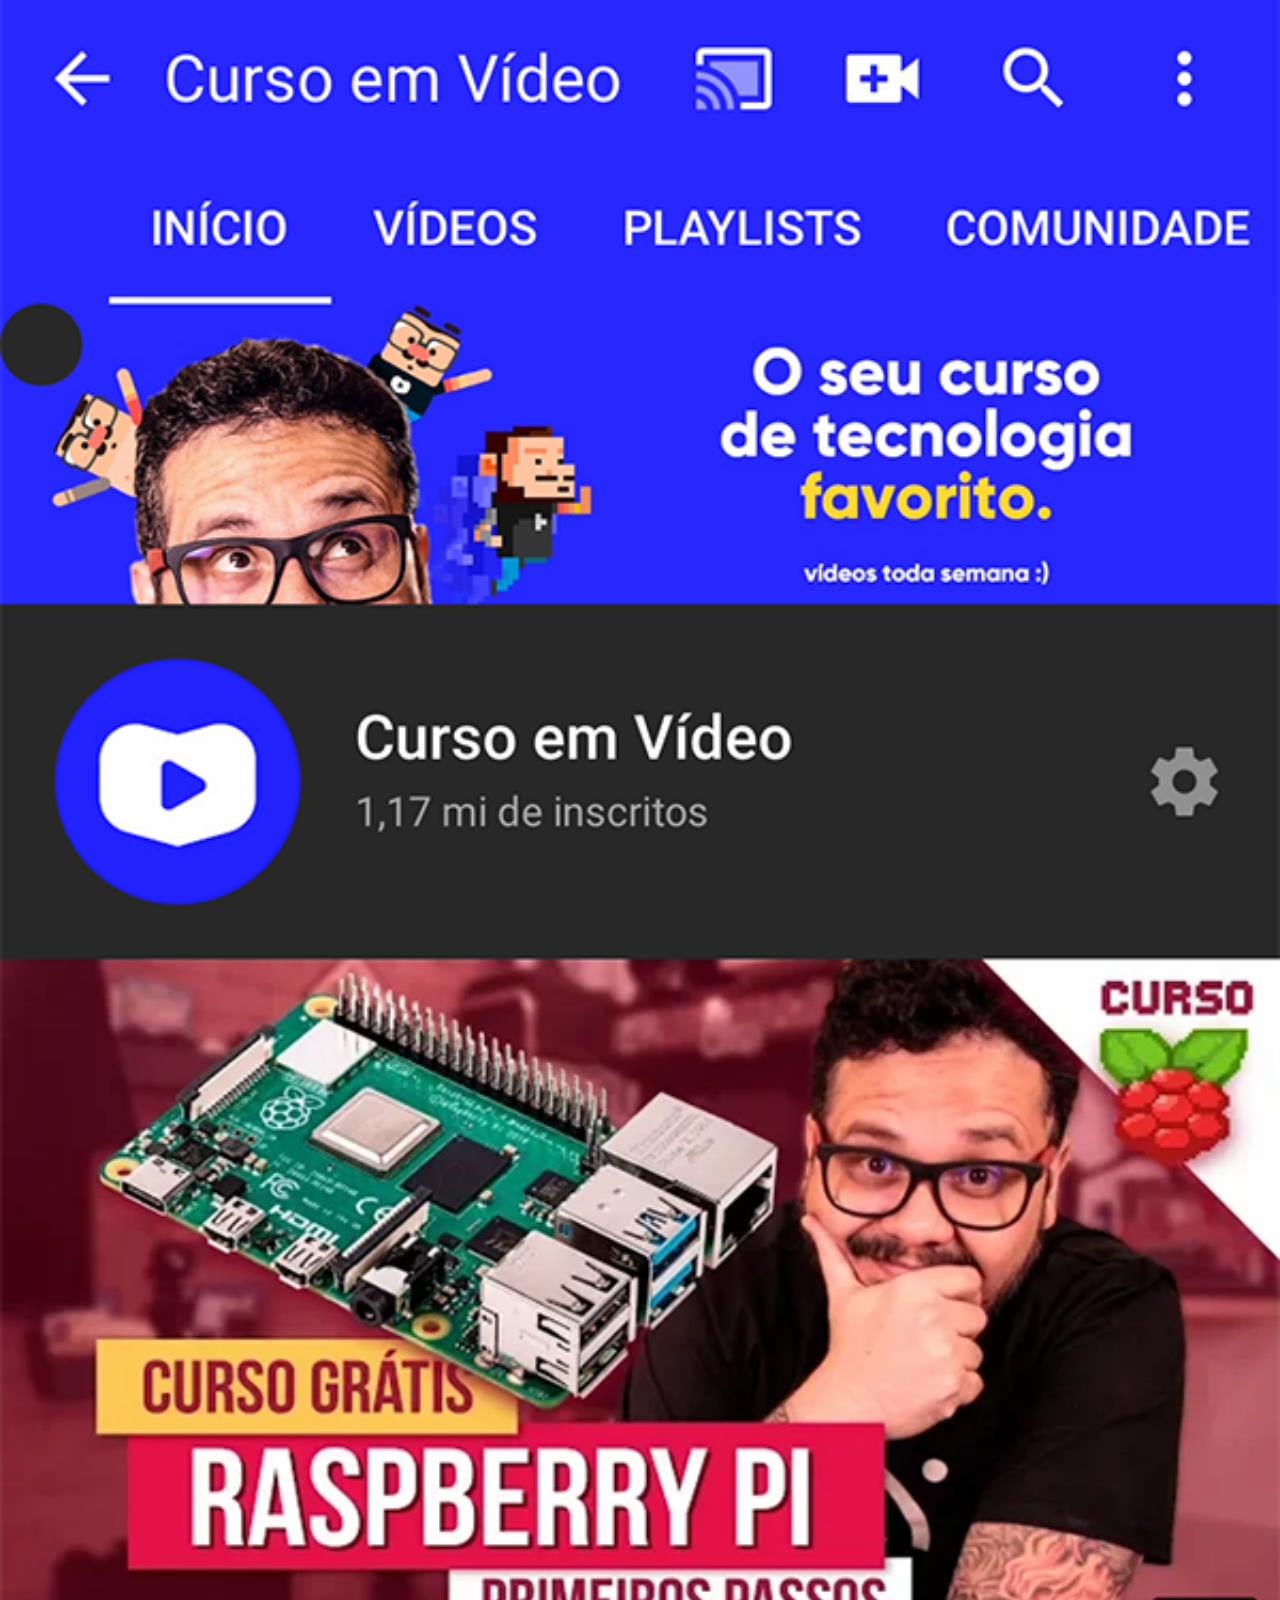
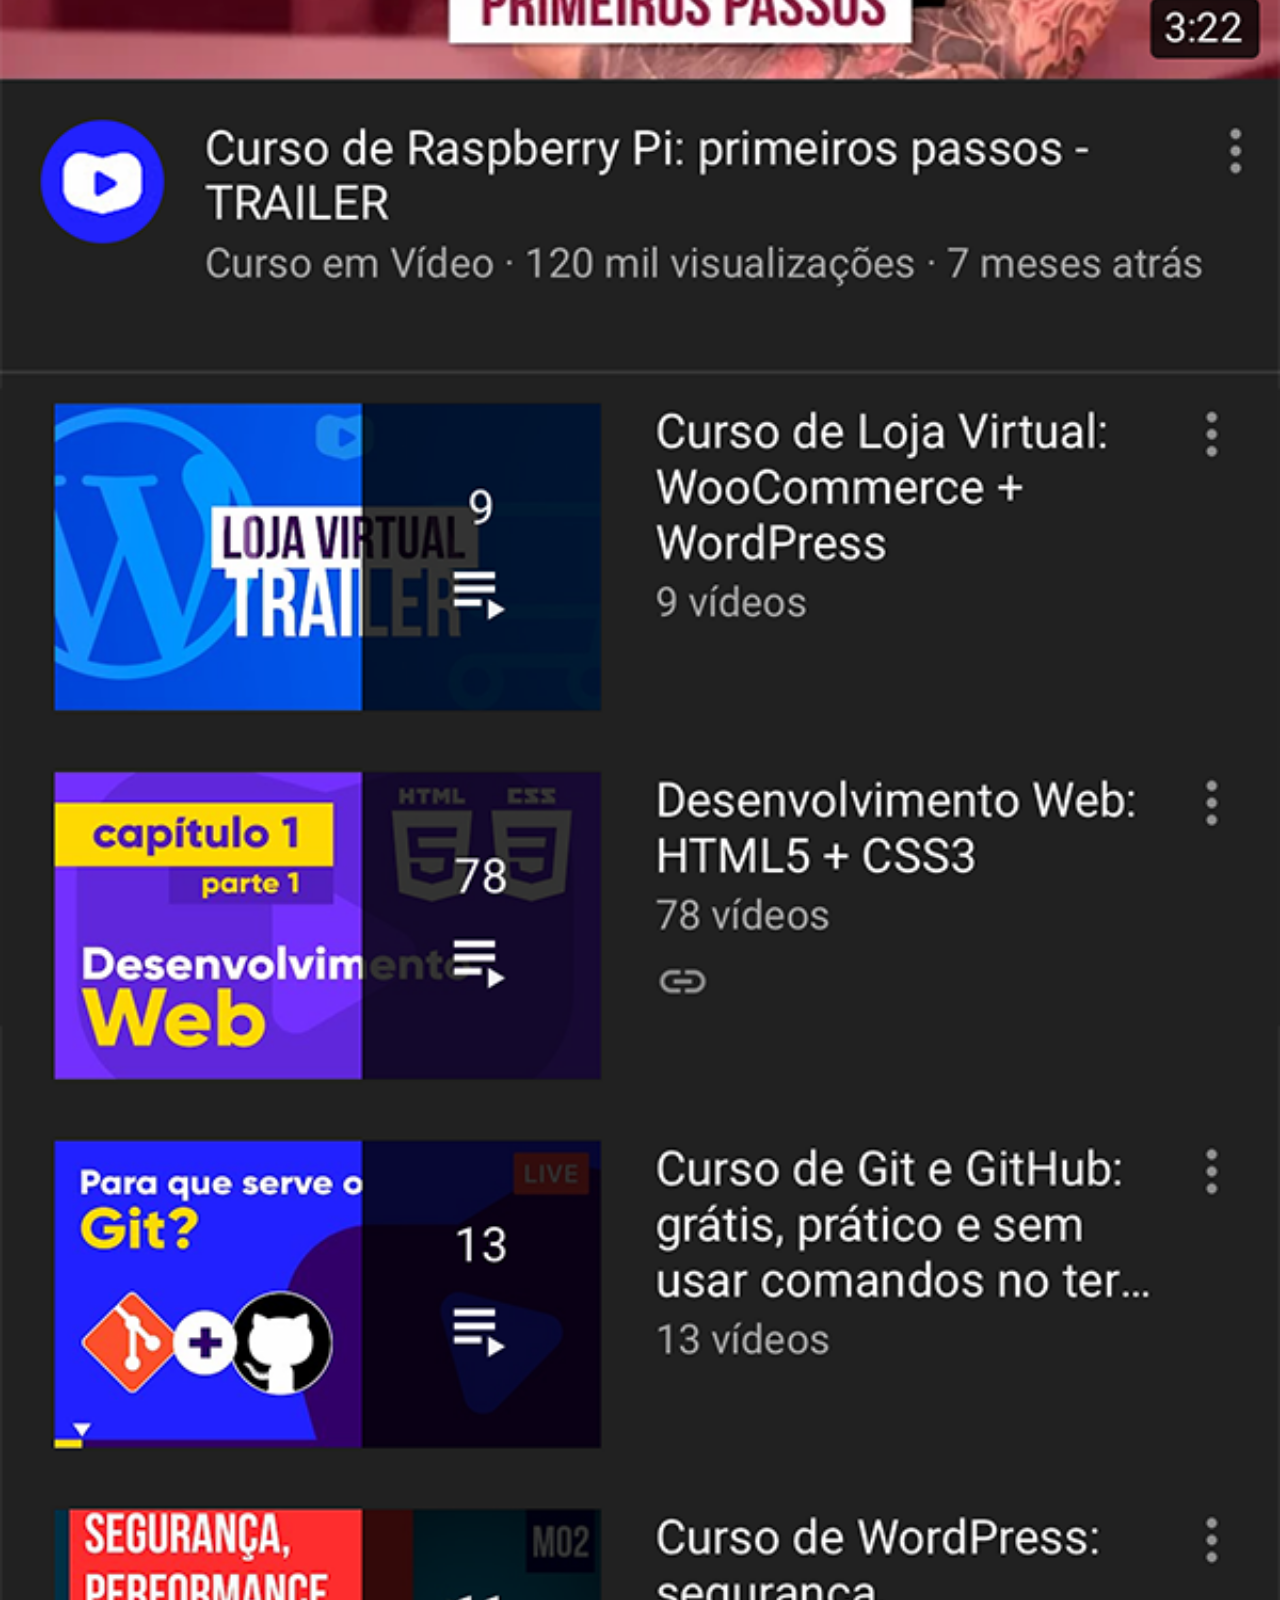
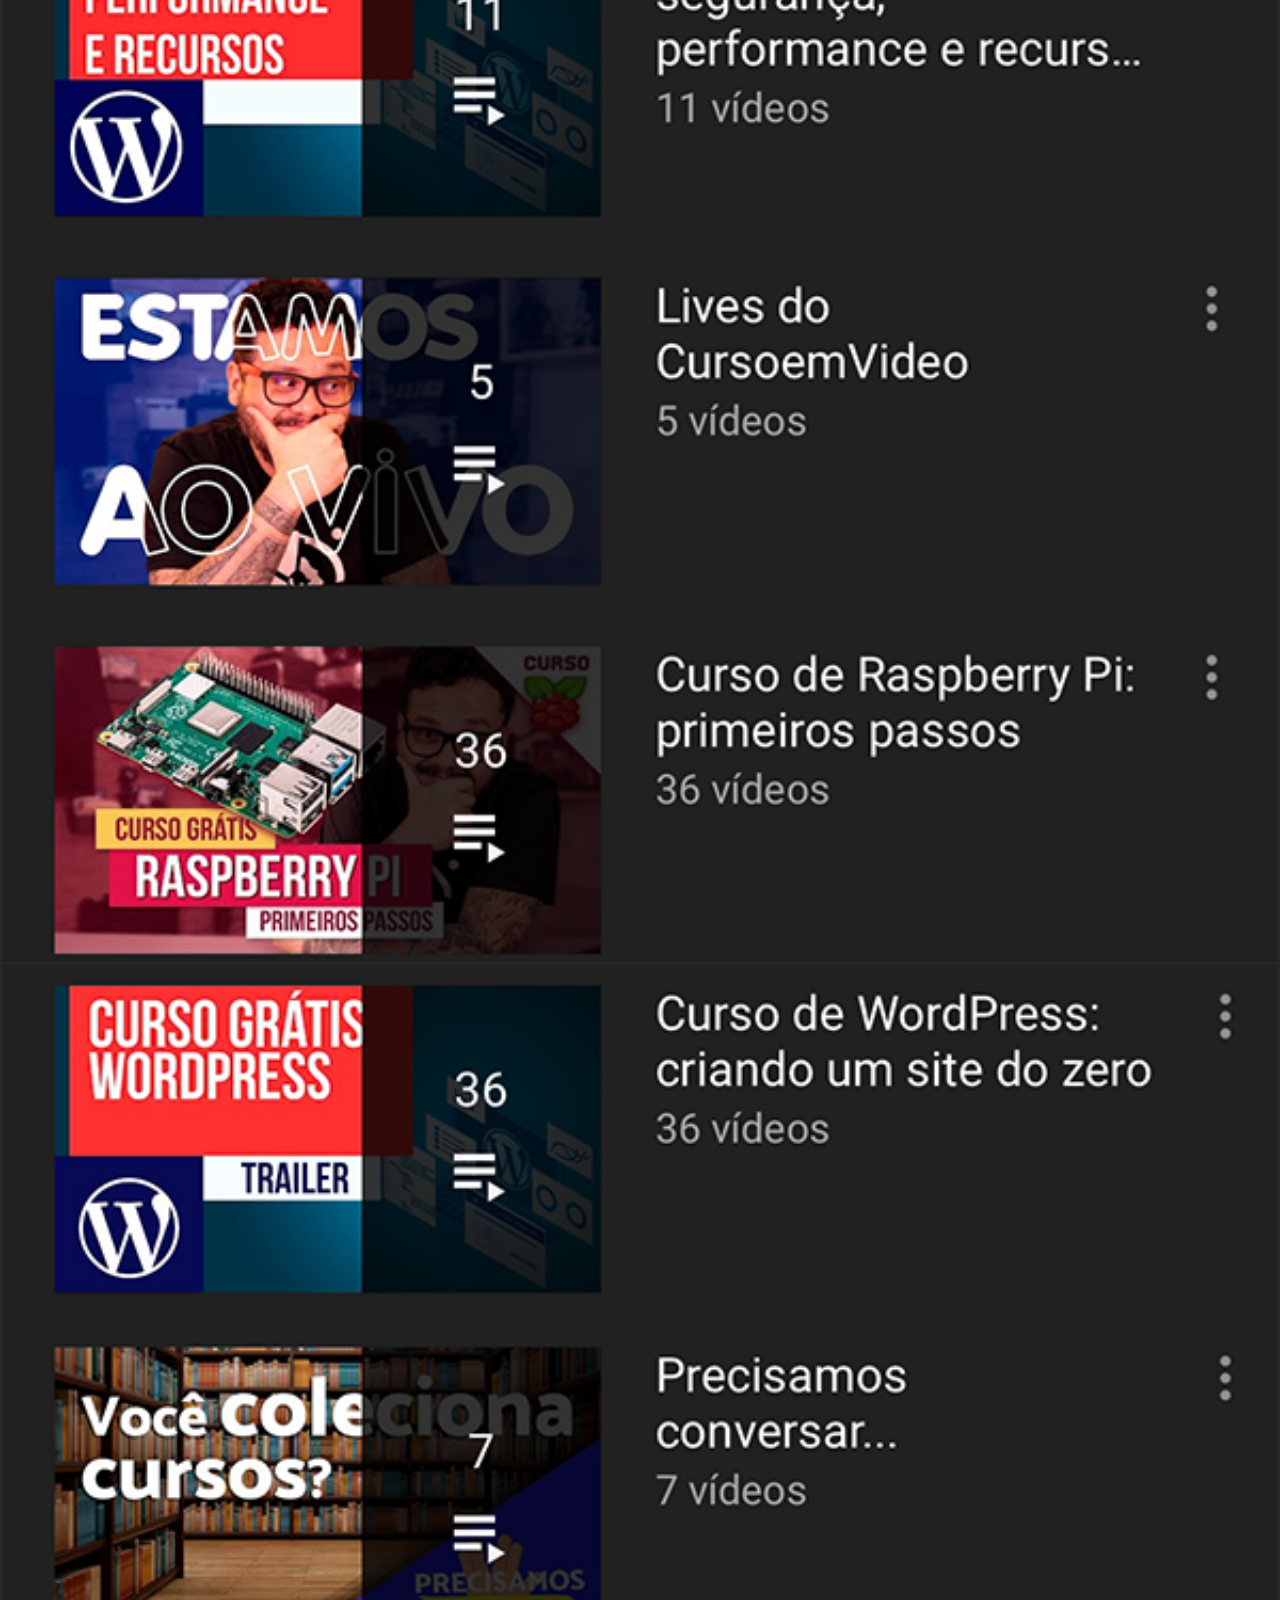
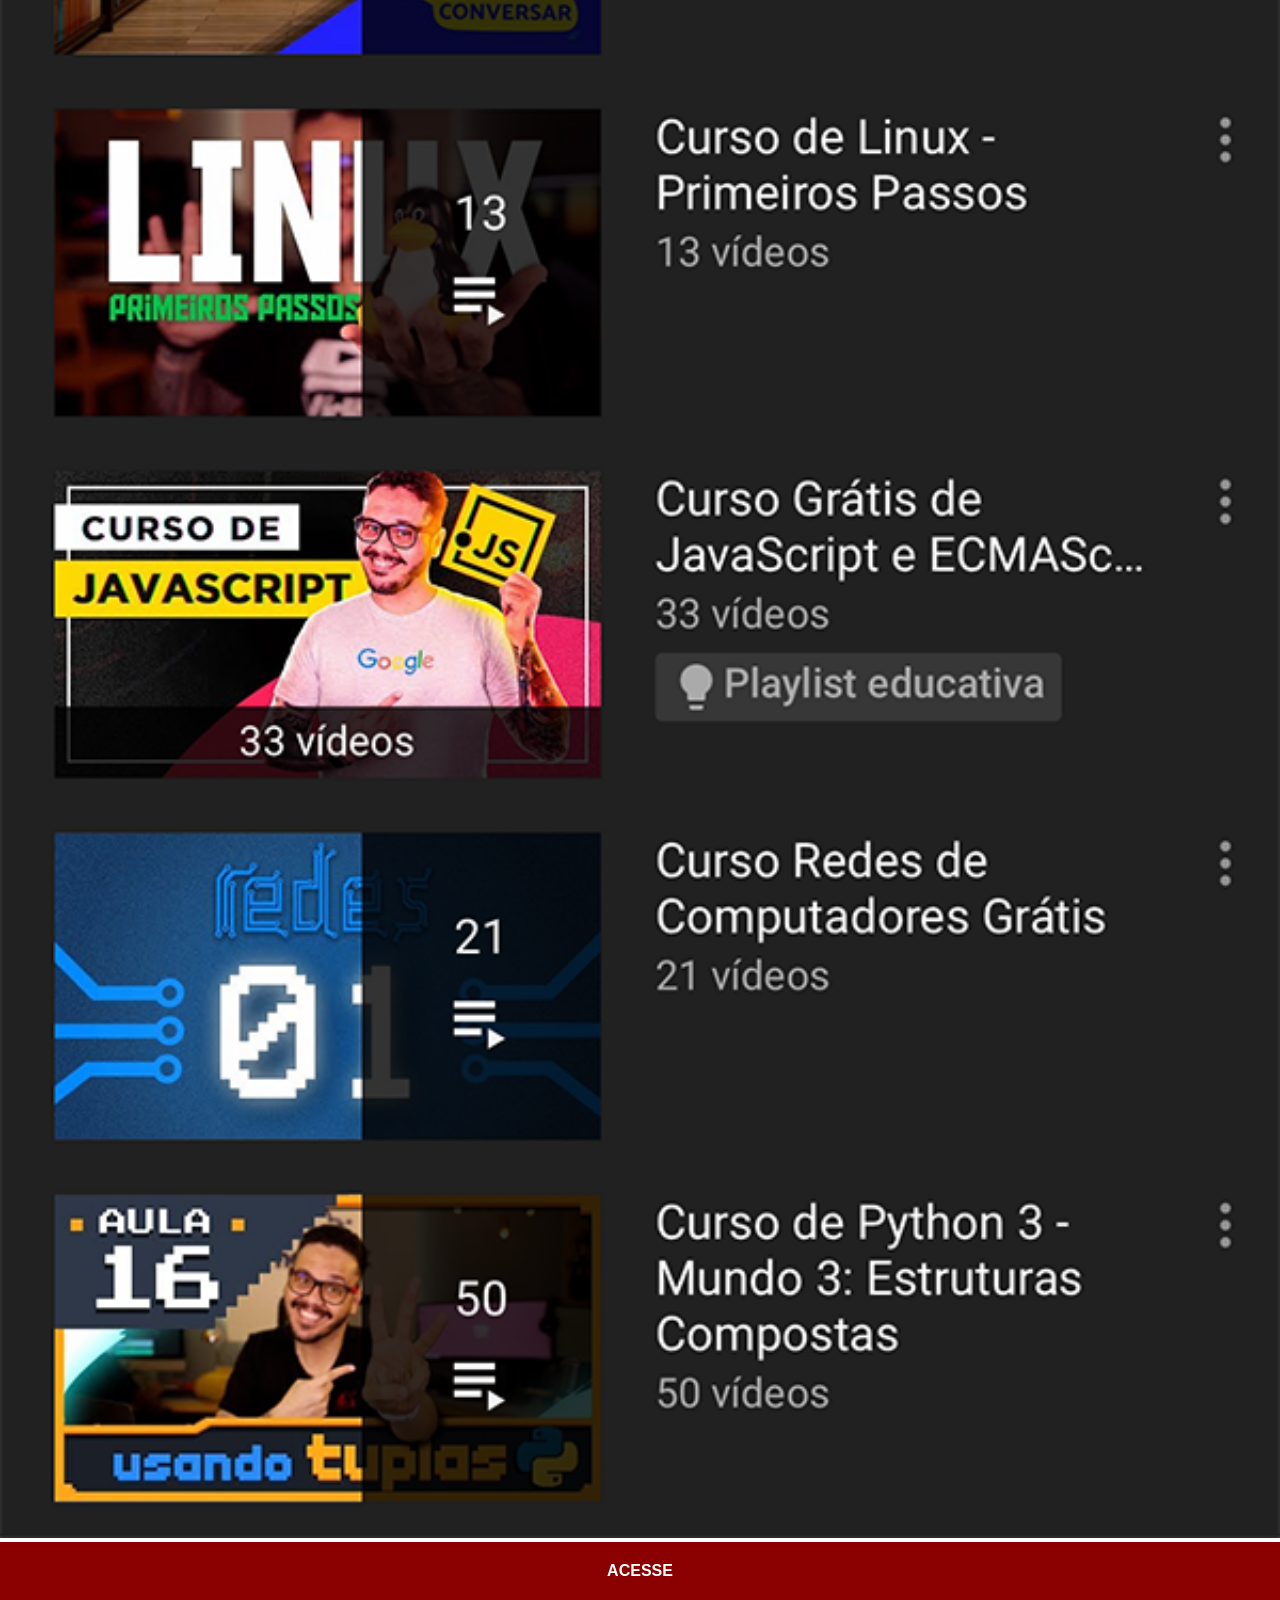
<file: youtube.html>
<!DOCTYPE html>
<html lang="pt-br">
<head>
    <meta charset="UTF-8">
    <meta name="viewport" content="width=device-width, initial-scale=1.0">
    <title>YouTube</title>
    <link rel="stylesheet" href="estilos/social.css">
</head>
<body>
    <img src="imagens/tela-youtube.png" alt="youtube">
    <a href="https://www.youtube.com/c/CursoemV%C3%ADdeo/playlists" target="_blank">ACESSE</a>
</body>
</html>
</file>
<file: estilos/style.css>
@charset "UTF-8"; 

* {
    margin: 0px;
    padding: 0px;
    font-family: Arial, Helvetica, sans-serif;
}

html, body {
    height: 100vh;
    width: 100vw;
    background-color: black; 
}

body {
    background: url('../imagens/fundo-madeira.jpg') no-repeat top center;
    background-size: cover;
    background-attachment: fixed;
}

main {
    position: relative;

    height: 100vh;
}

section#telefone {
    position: absolute;
    top: 50%;
    left: 50%;
    transform: translate(-50%, -50%);

    height: 627px;
    width: 311px;

    background: url('../imagens/frame-iphone.png');
}

iframe#tela {
    position: relative;
    top: 80px;
    left: 22px;
    width: 267px;
    height: 471px;
}

section#redes-sociais {
    text-align: right;
}
section#redes-sociais img {
    width: 50px;
    margin: 10px;
    border-radius: 50%;

    box-shadow: 2px 2px 5px rgba(0, 0, 0, 0.432);
    box-sizing: border-box;
}
    section#redes-sociais img:hover {
        border: 2px solid rgba(255, 255, 255, 0.603);
        transform: translate(-3px, -3px);
        box-shadow: 5px 5px 10px rgba(0, 0, 0, 0.623);
        transition: transform 0.3s, border 1s;
    }
</file>
<file: media query.css>
@charset "UTF-8";

@media screen and (min-width: 360px) and (max-width: 437px){

section#redes-sociais img {
    width: 25px;
    margin: 8px;
    border-radius: 50%;

    box-shadow: 2px 2px 5px rgba(0, 0, 0, 0.432);
    box-sizing: border-box;
}
section#redes-sociais {
  position: relative;
  top: 80px;
}
}
</file>
<file: estilos/social.css>
@charset "UTF-8";

* {
    margin: 0px;
    padding: 0px;
    font-family: Arial, Helvetica, sans-serif;
}
::-webkit-scrollbar {
    width: 0px;
    height: 0px;
}
img {
width: 100vw;
}
a {
display: block;
background-color: darkred;
color: white;
padding: 20px;
text-align: center;
font-weight: bold;
text-decoration: none;
} 
a:hover {
background-color: red;
}
</file>
